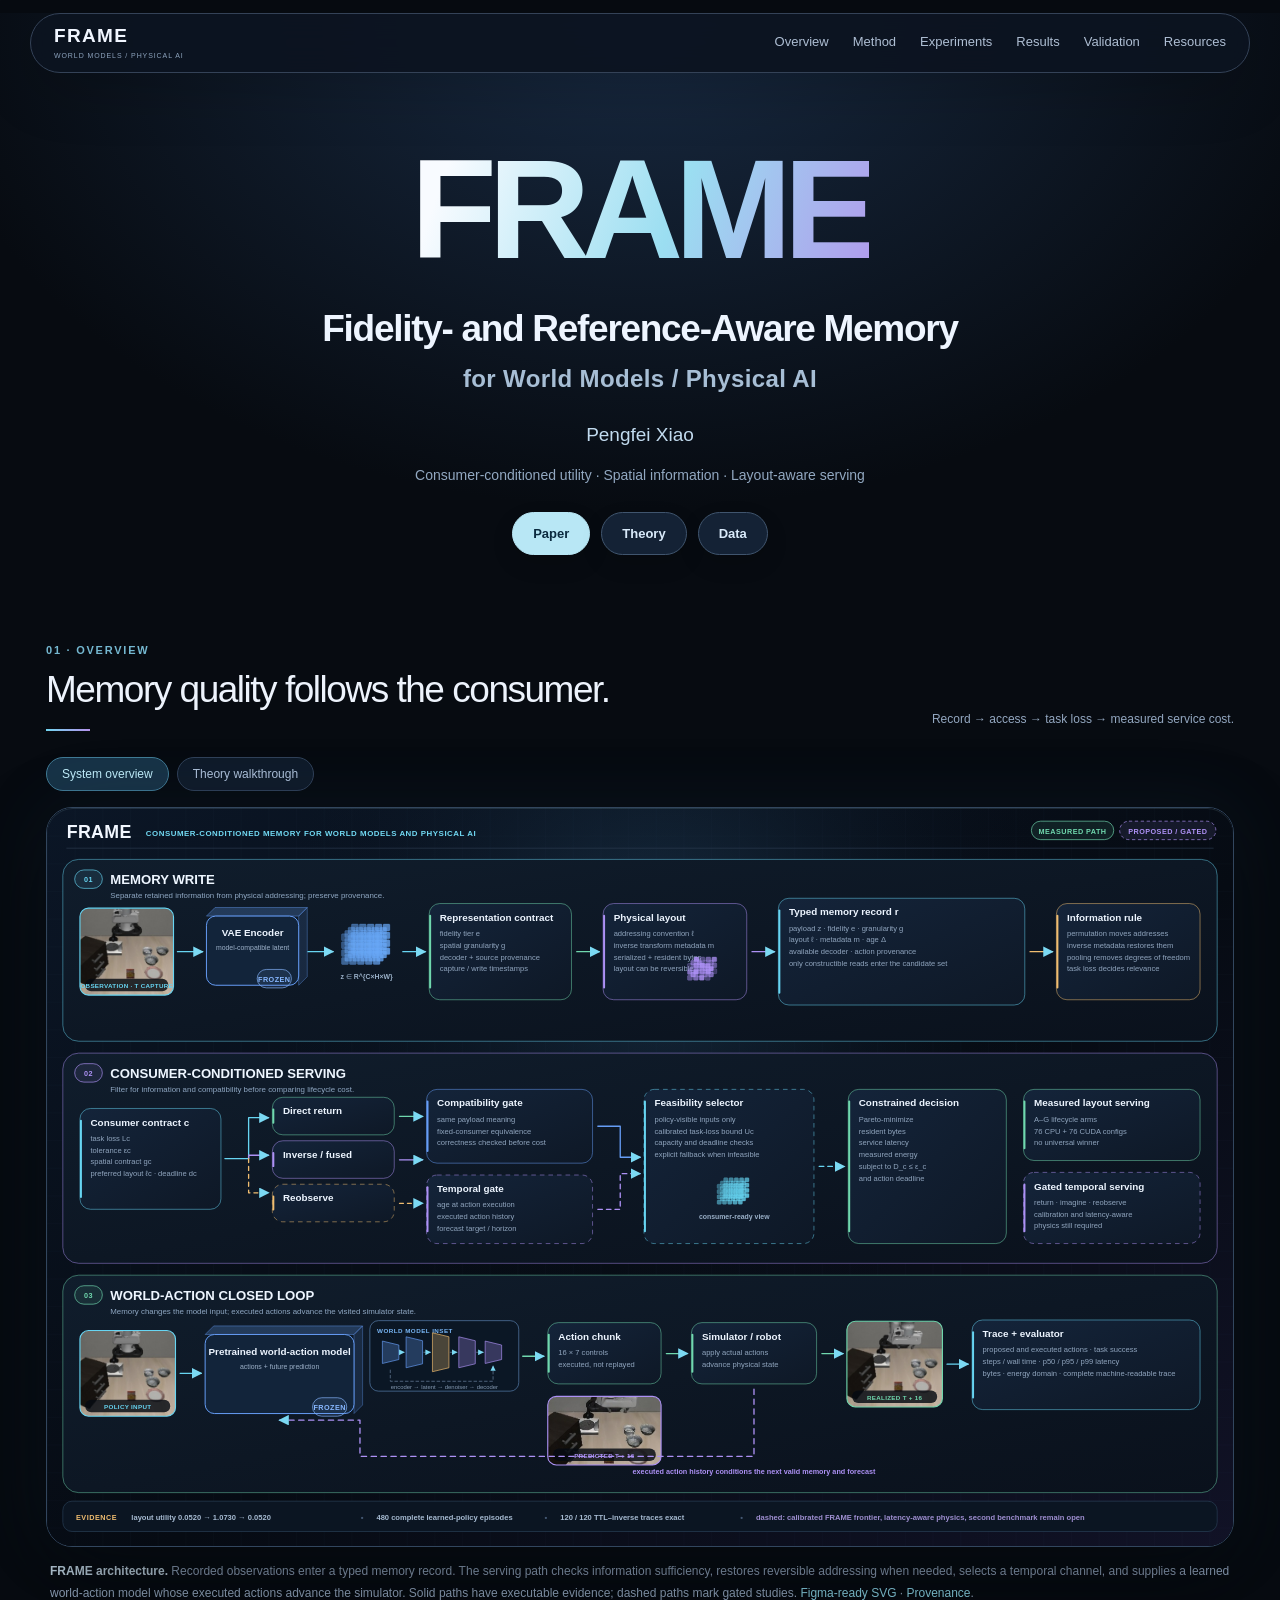
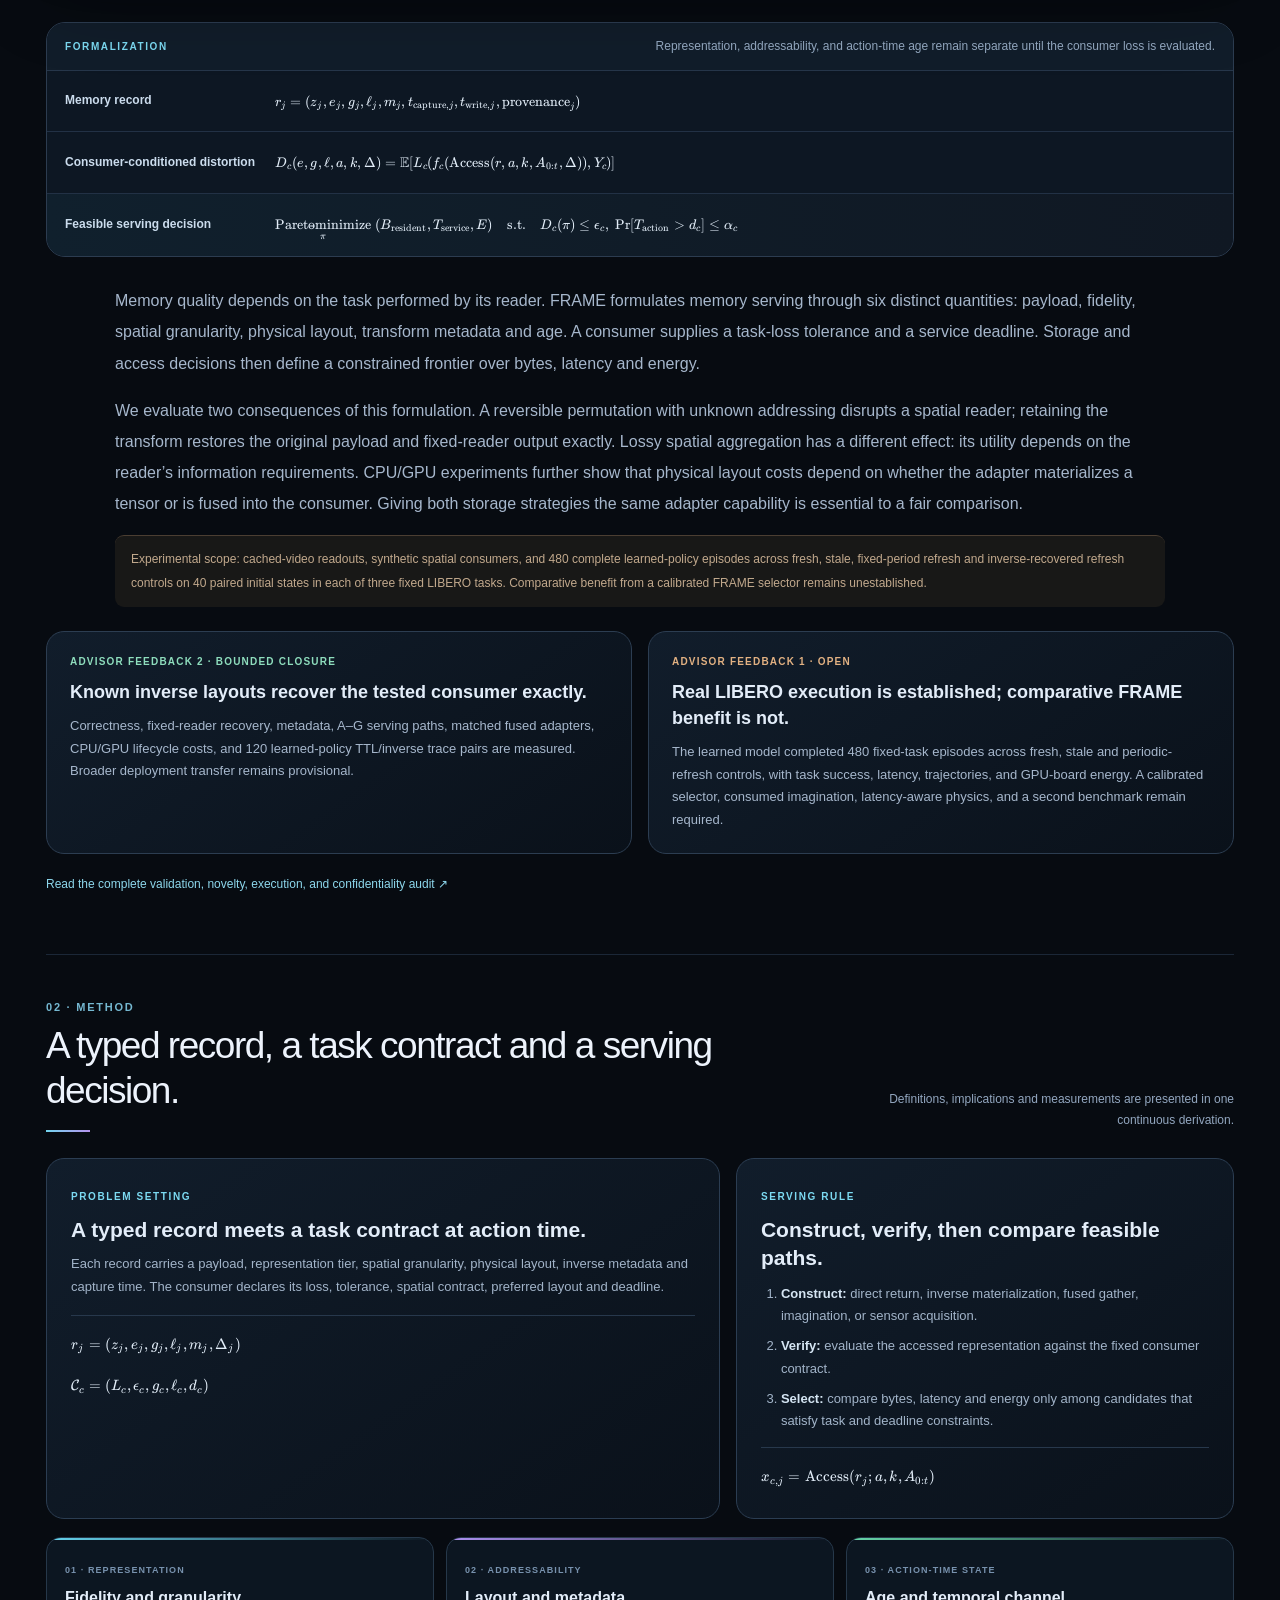
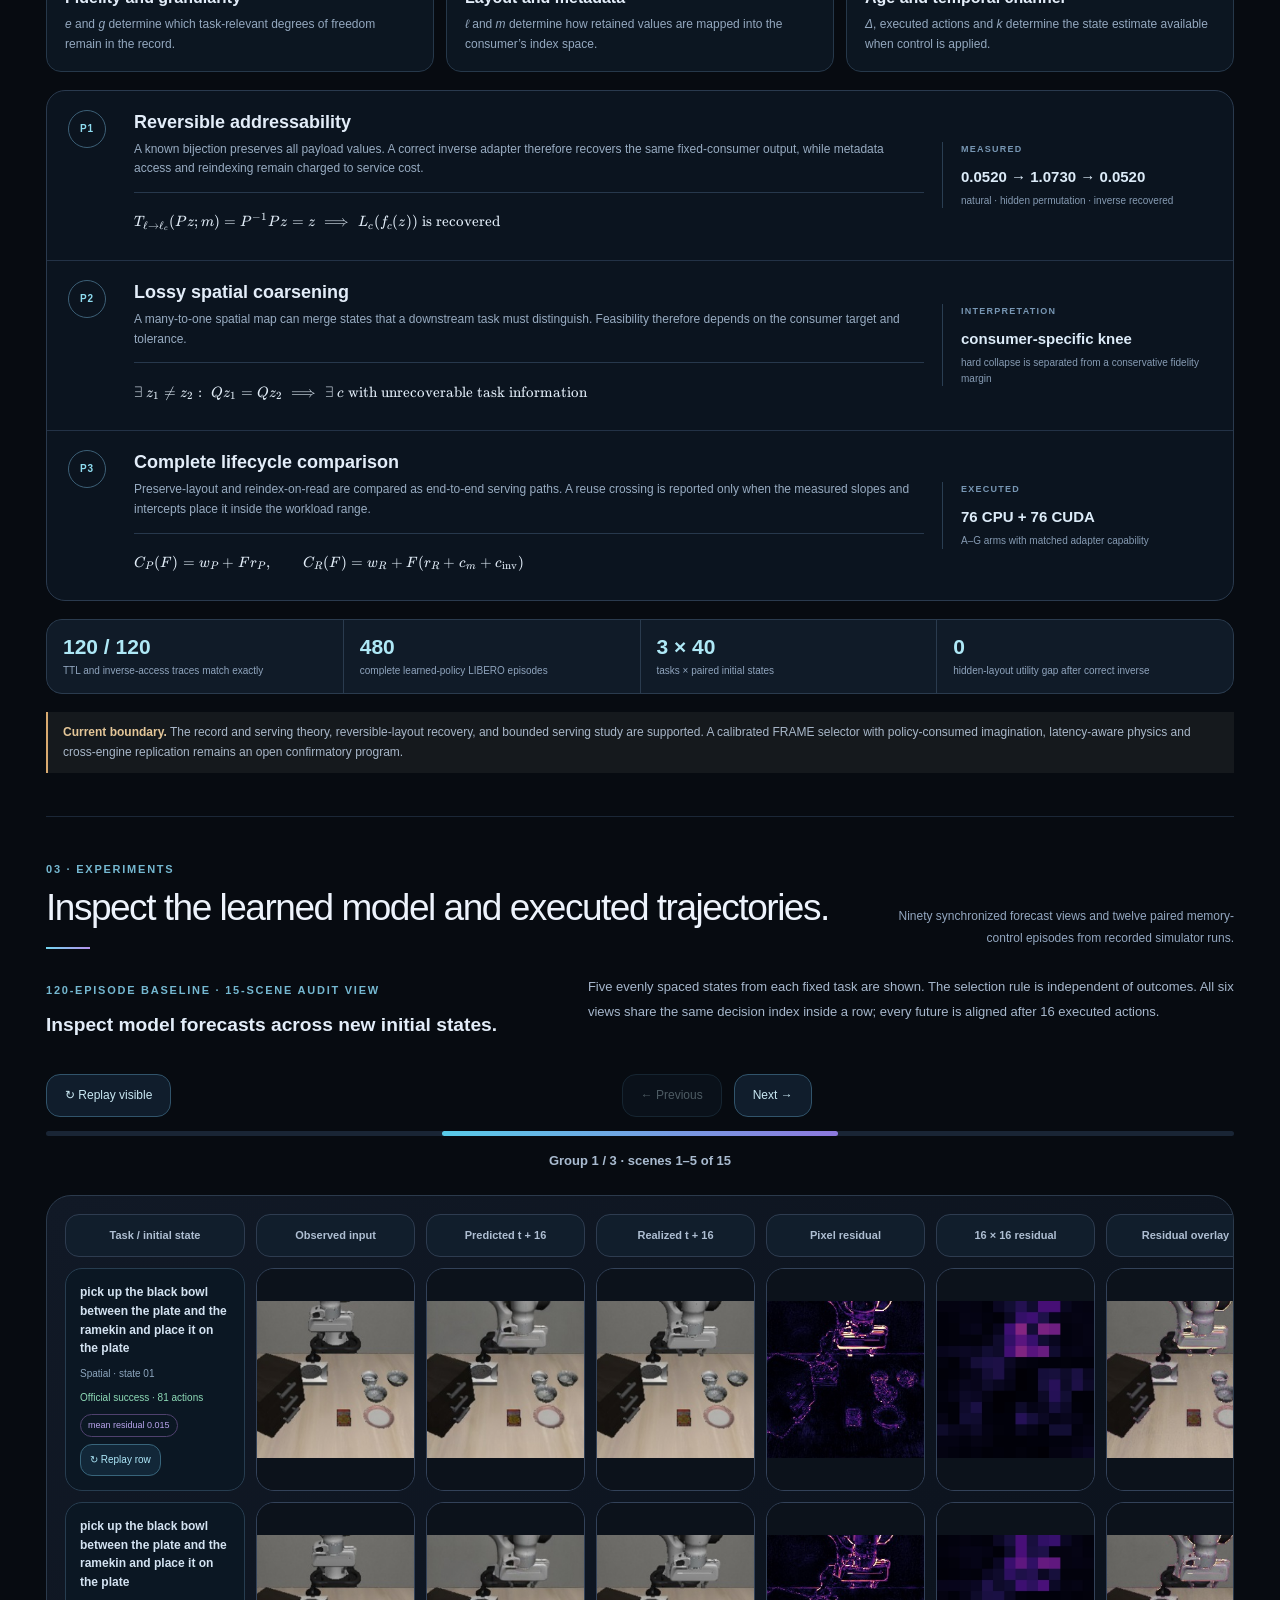
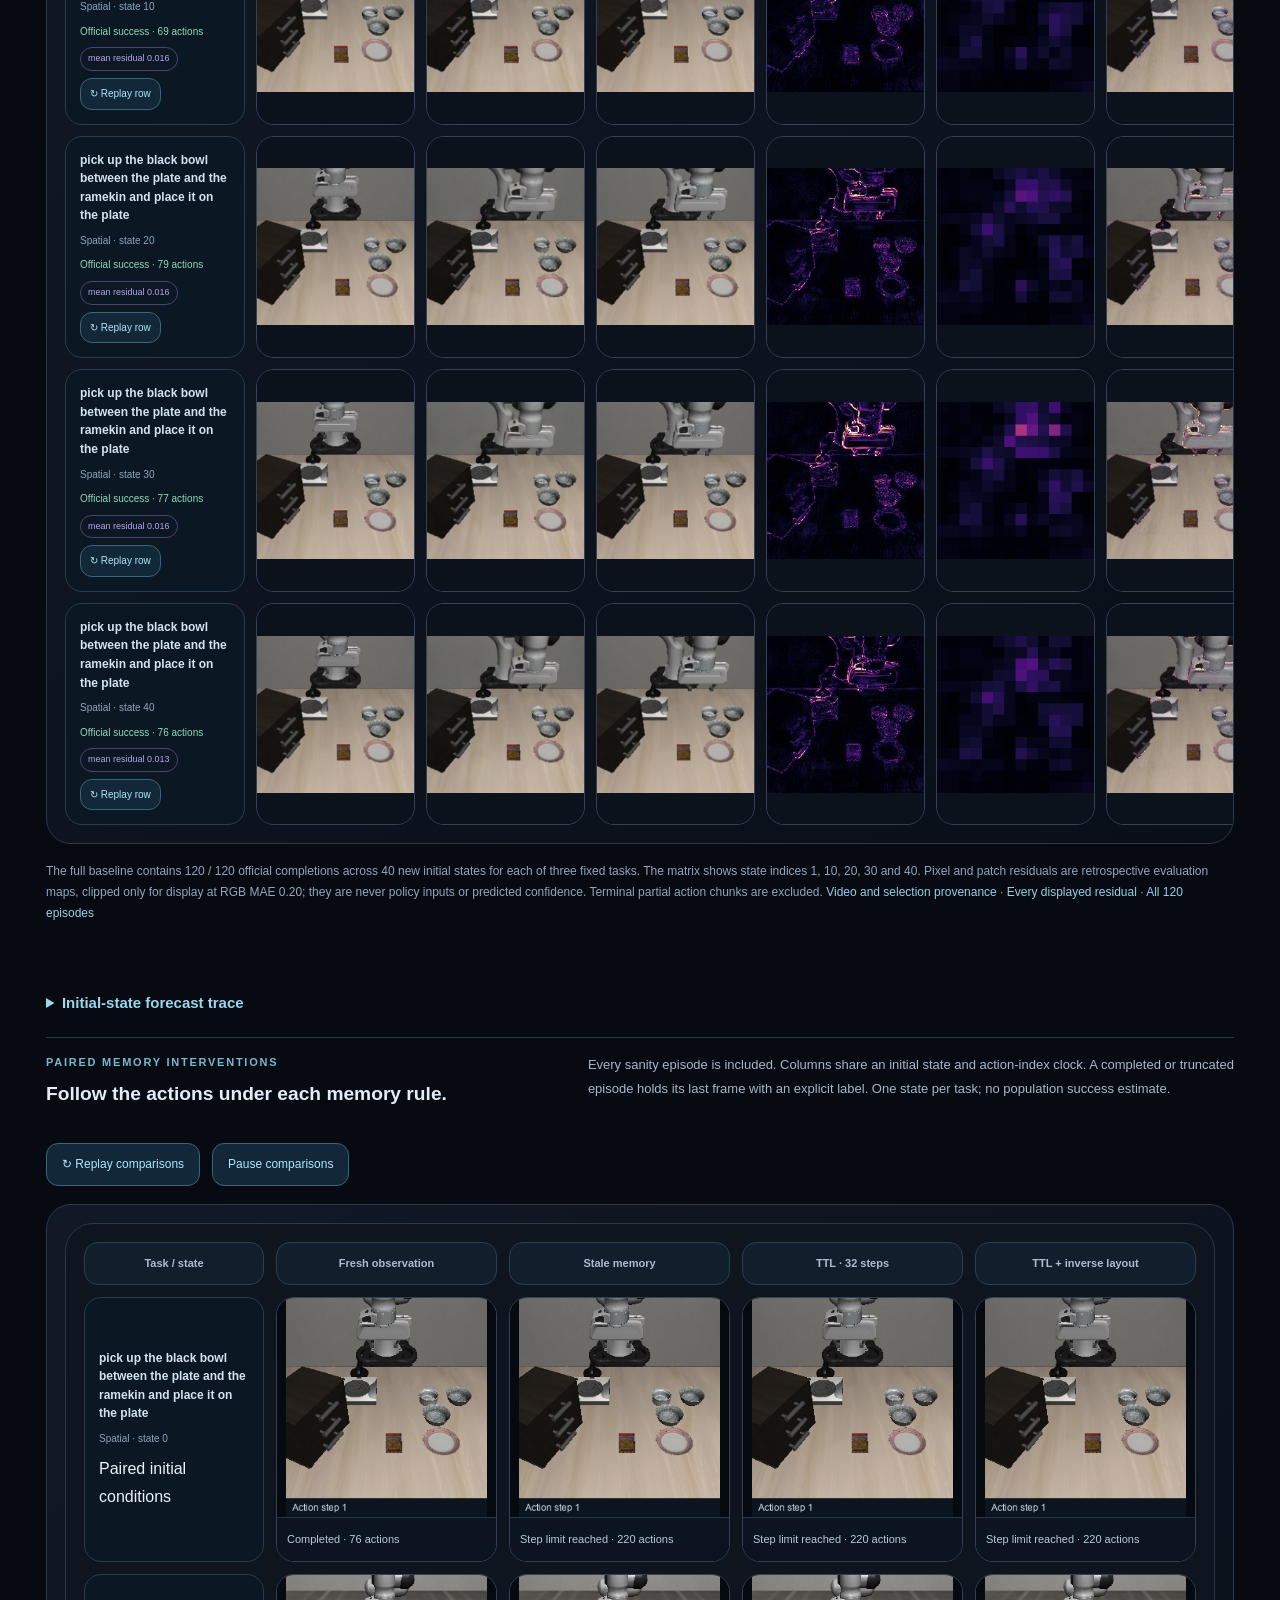
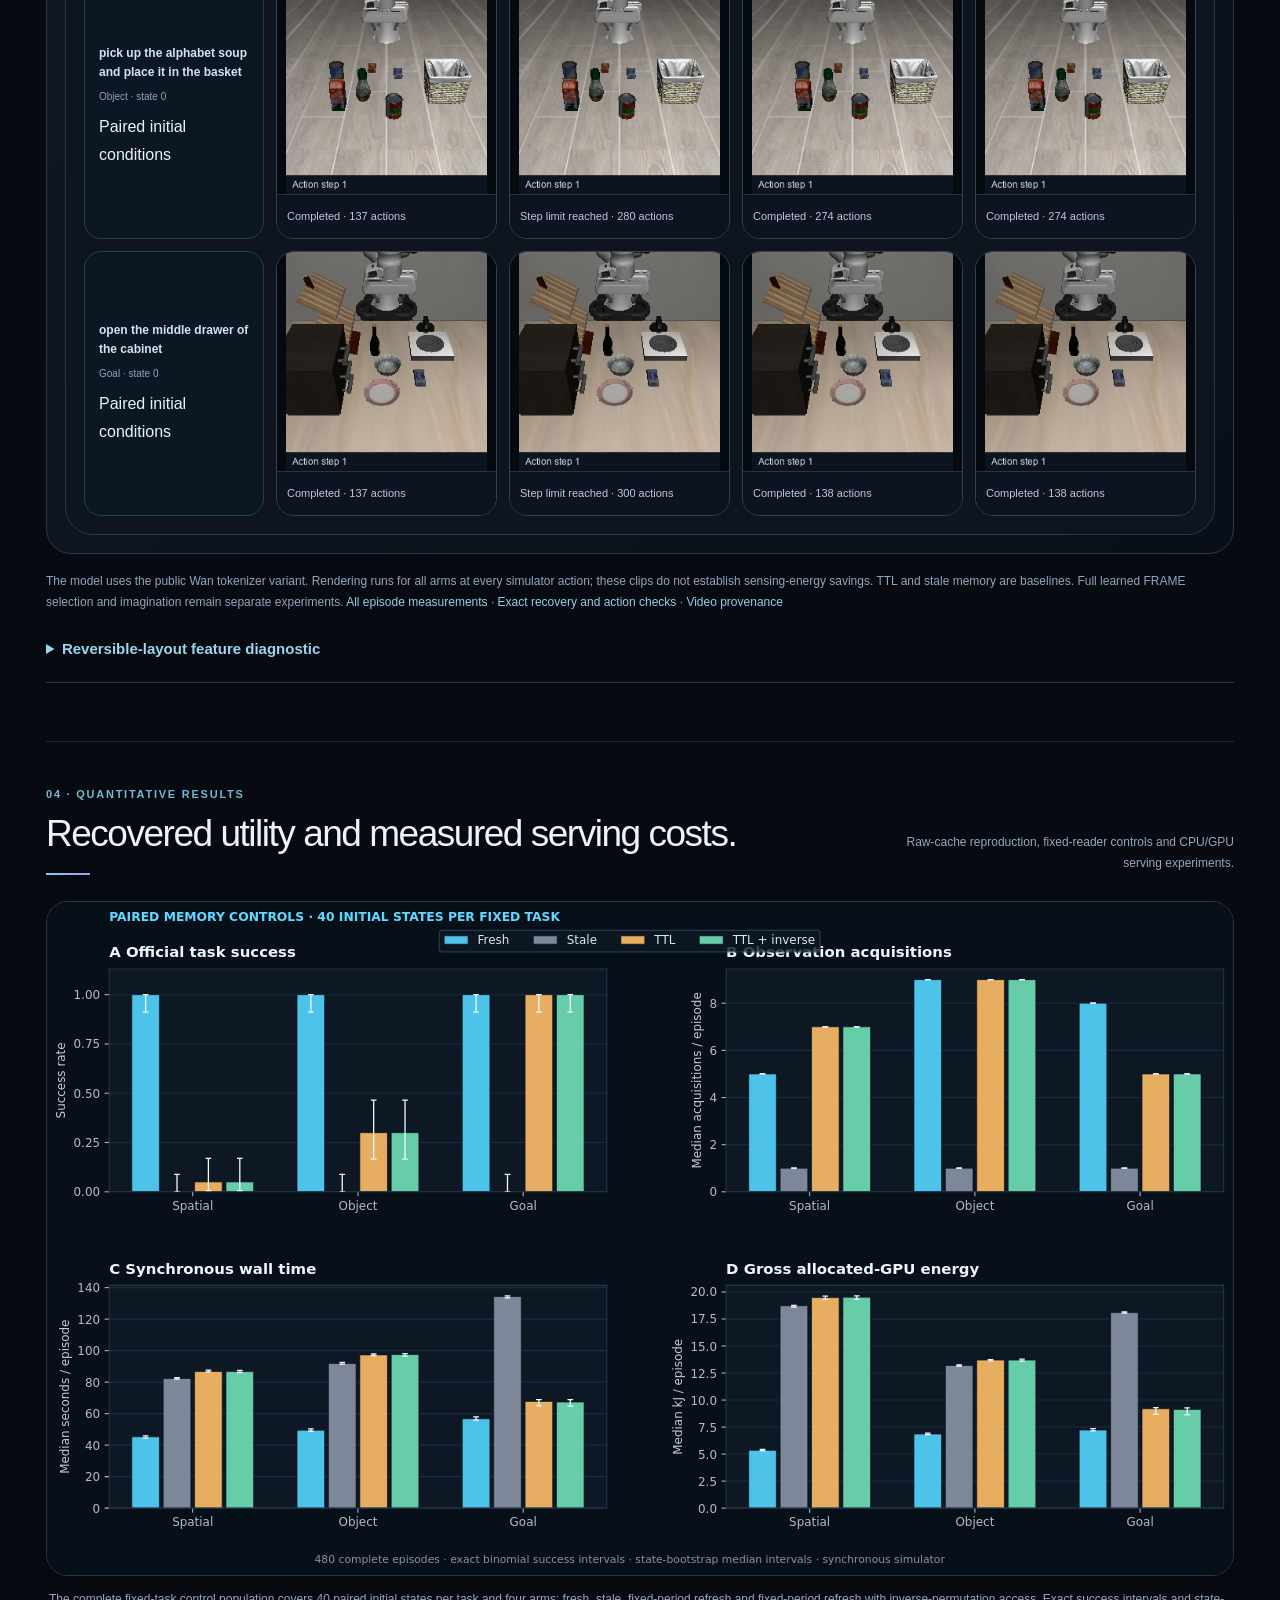
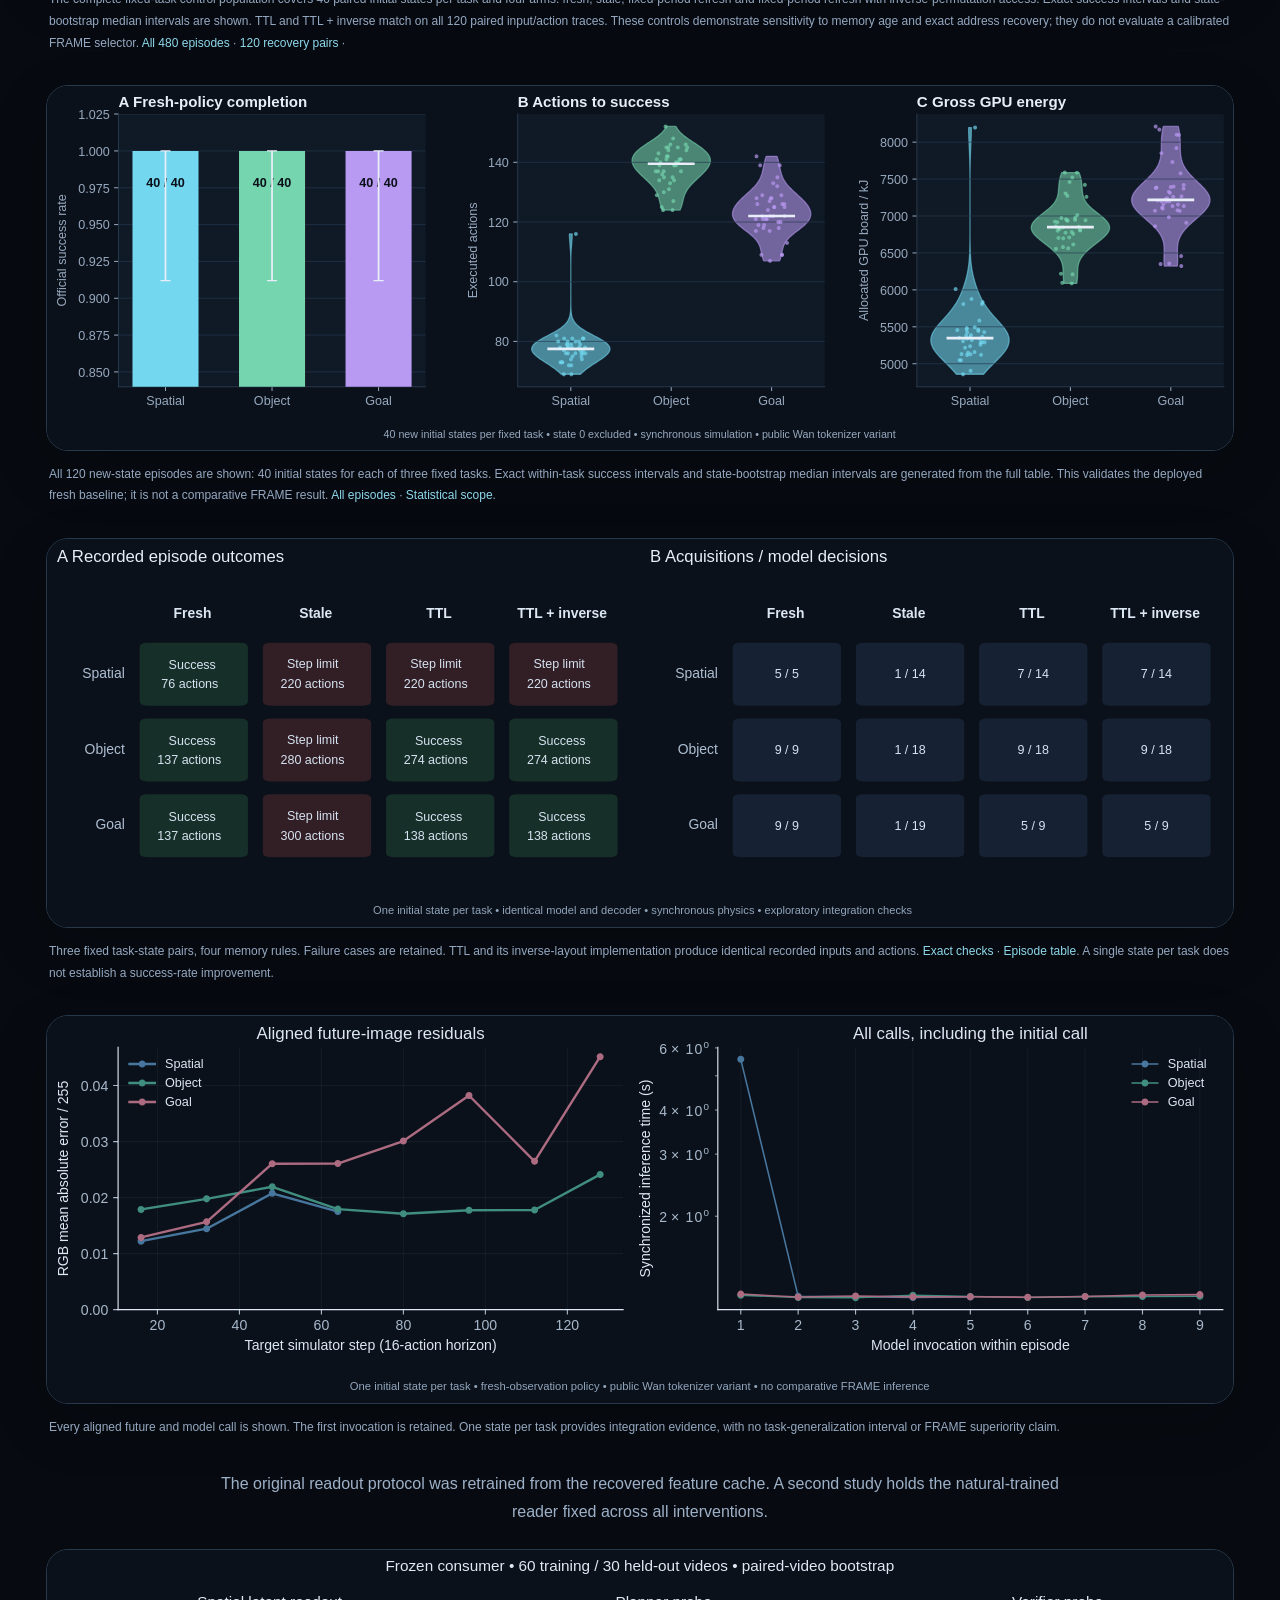
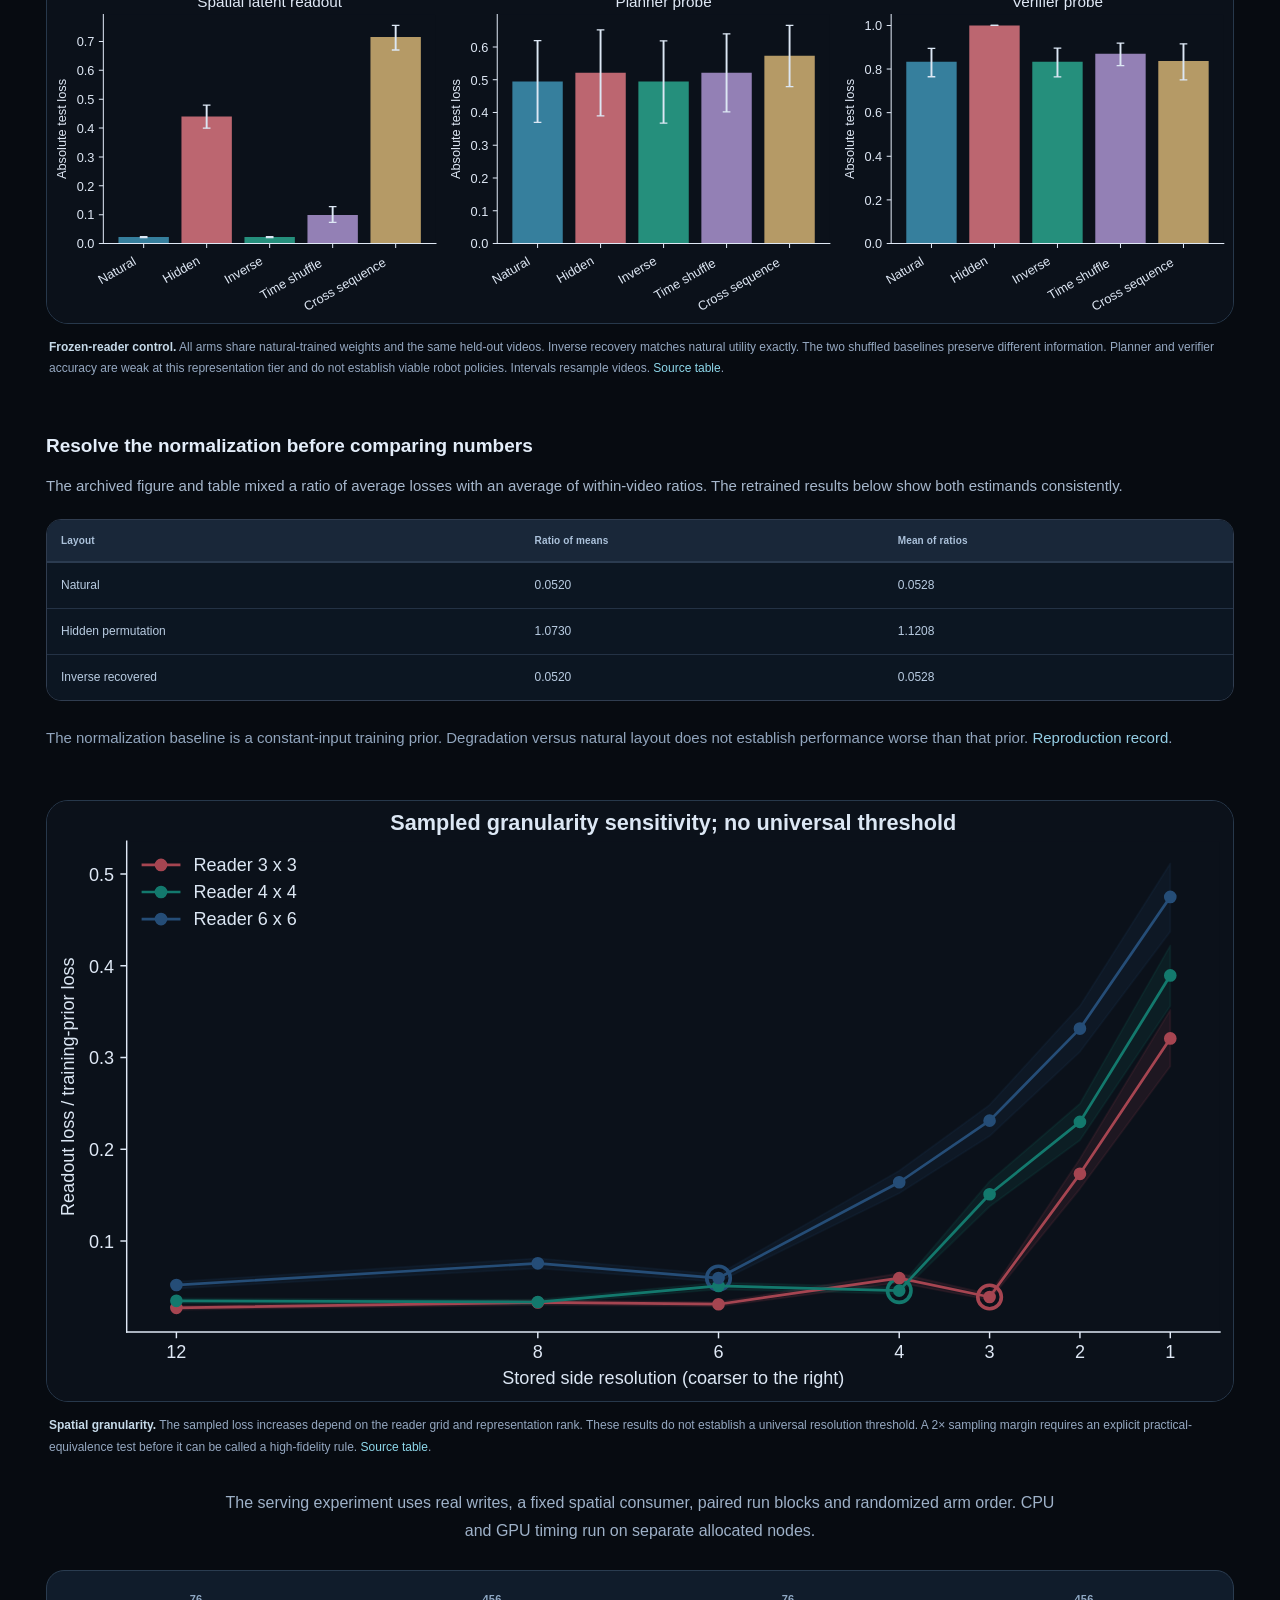
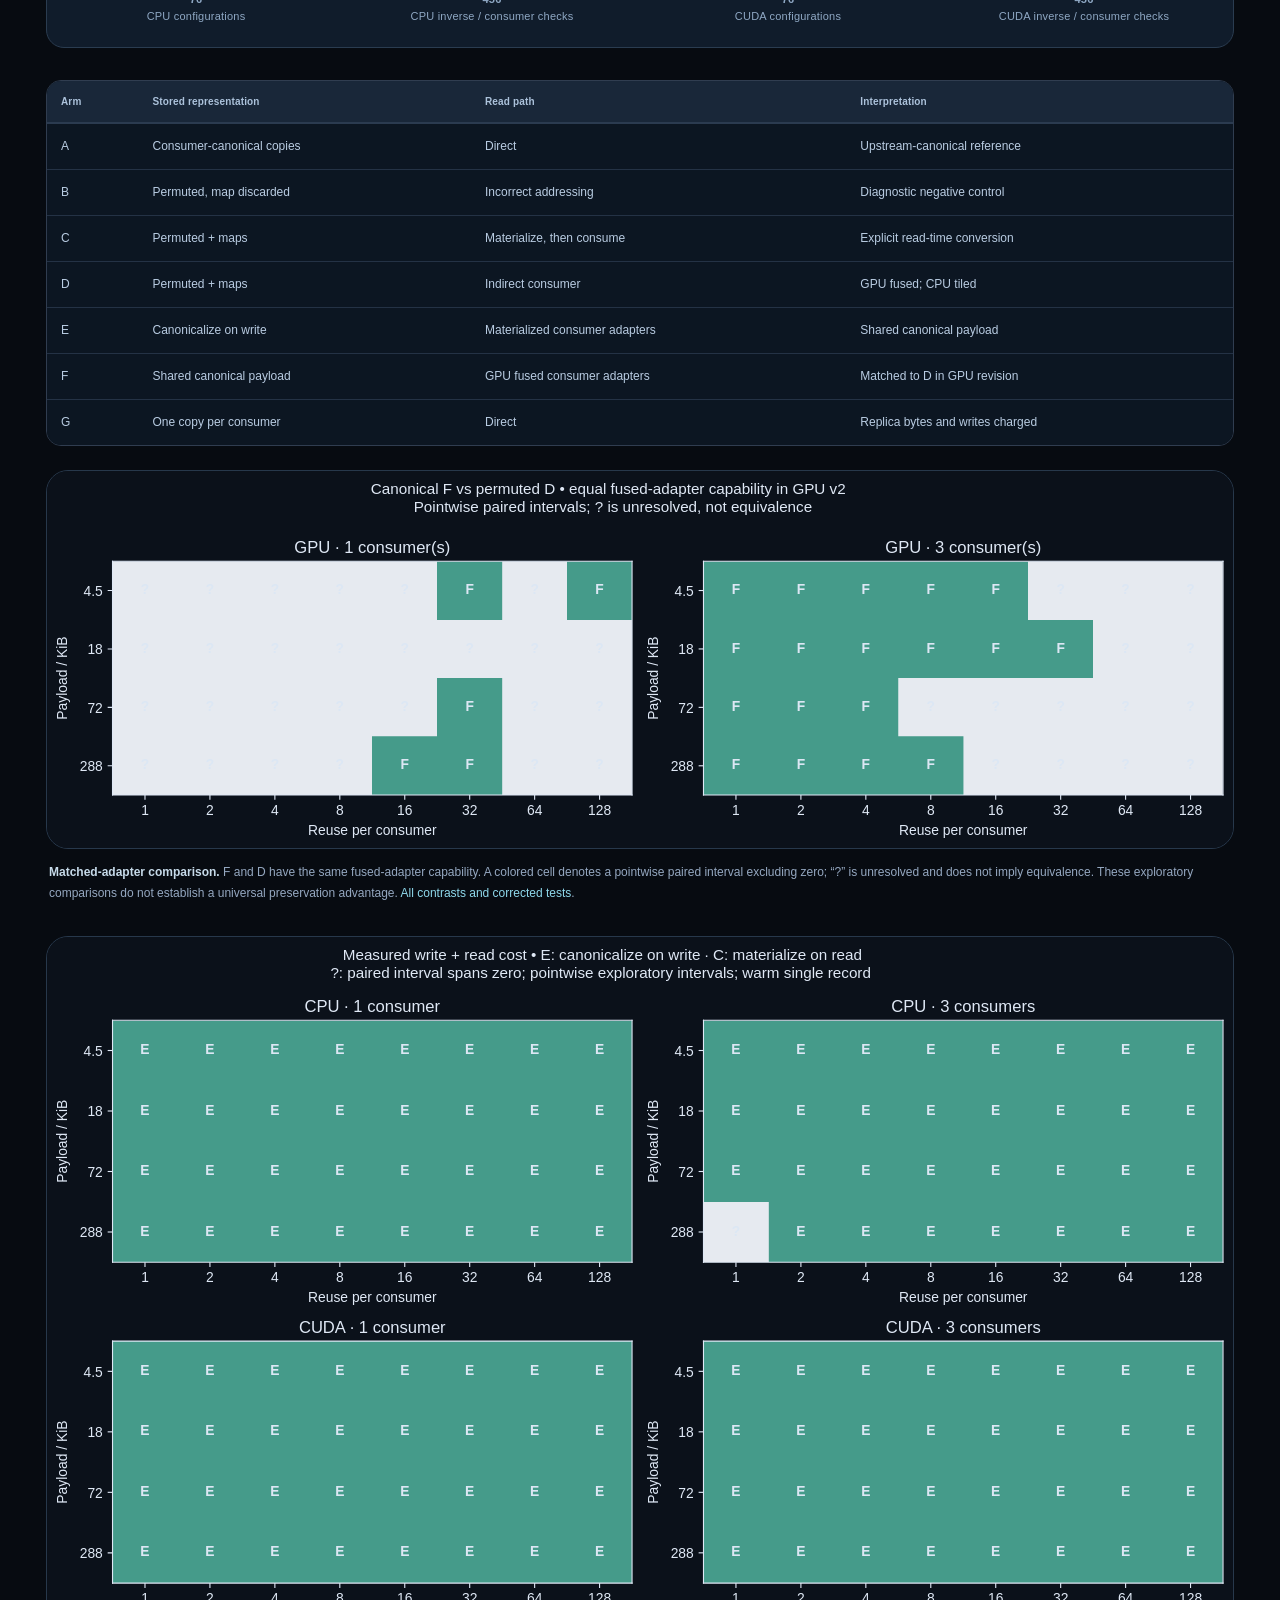
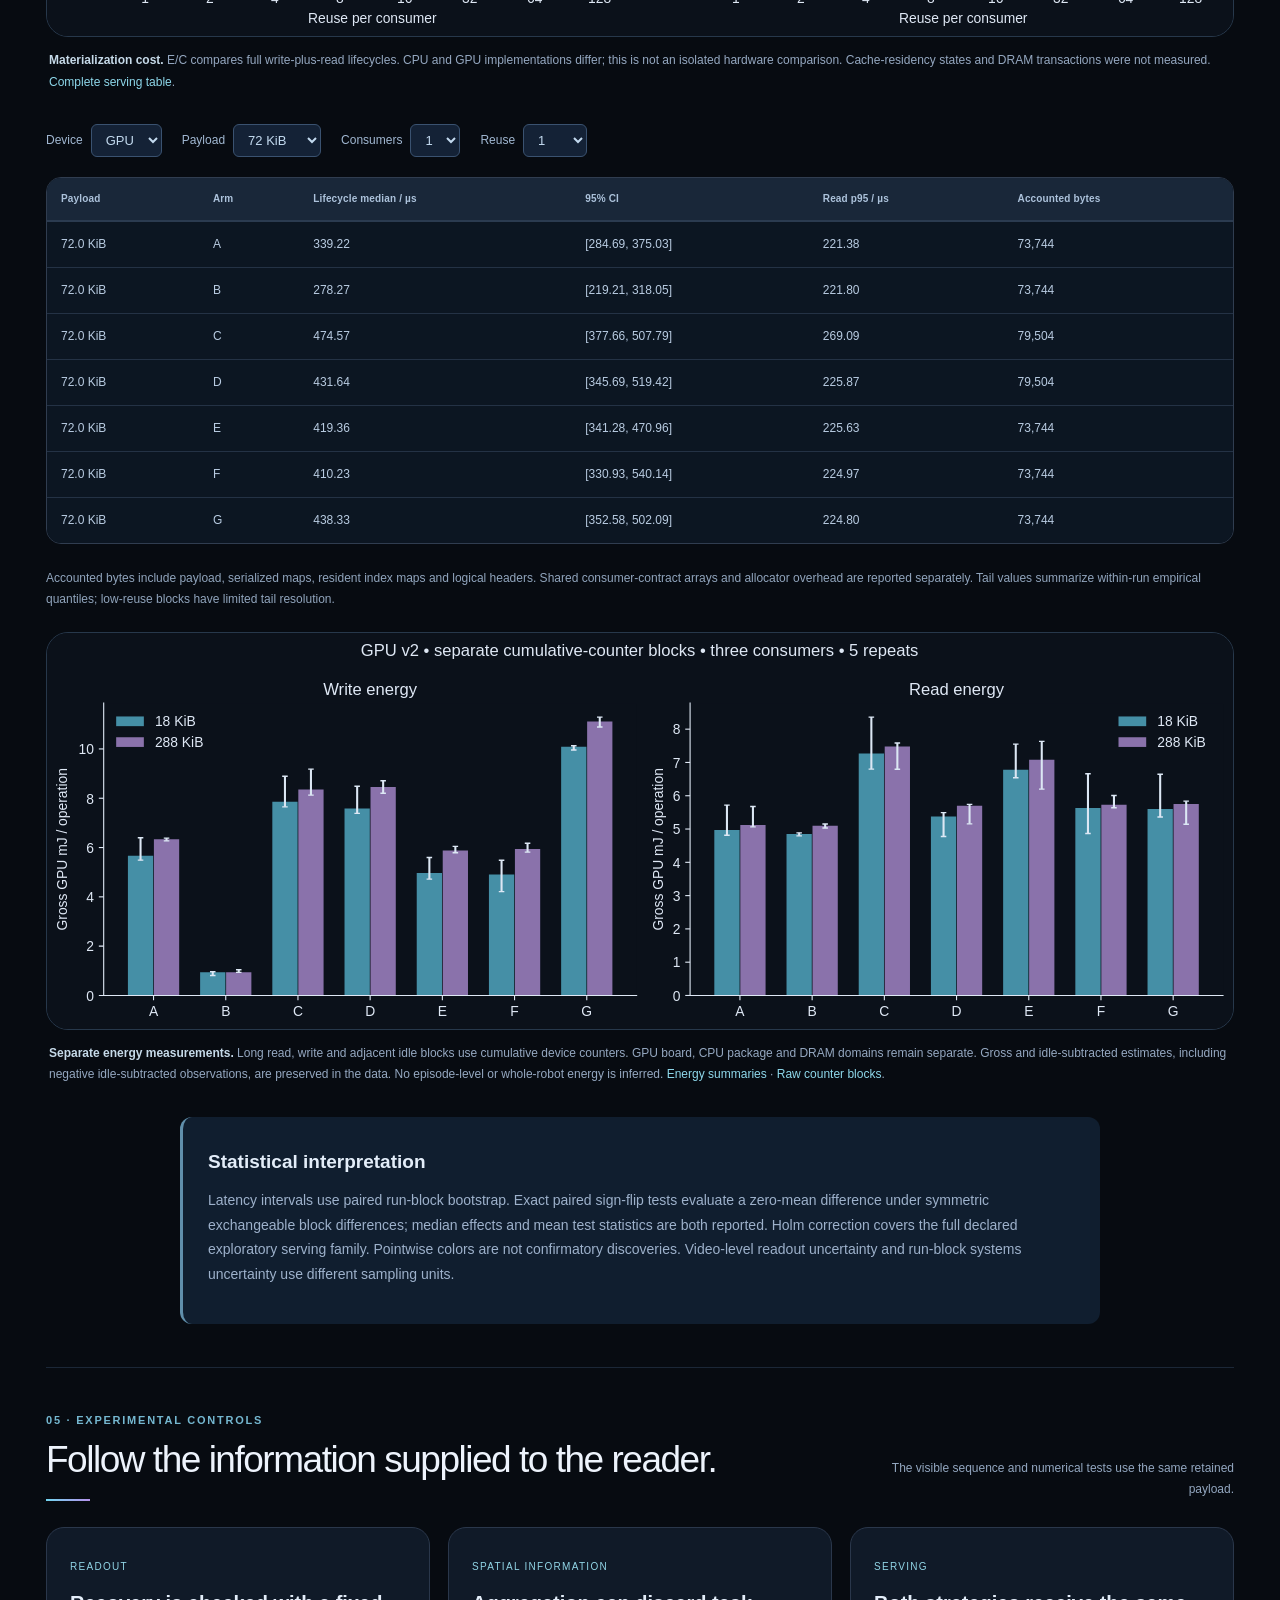
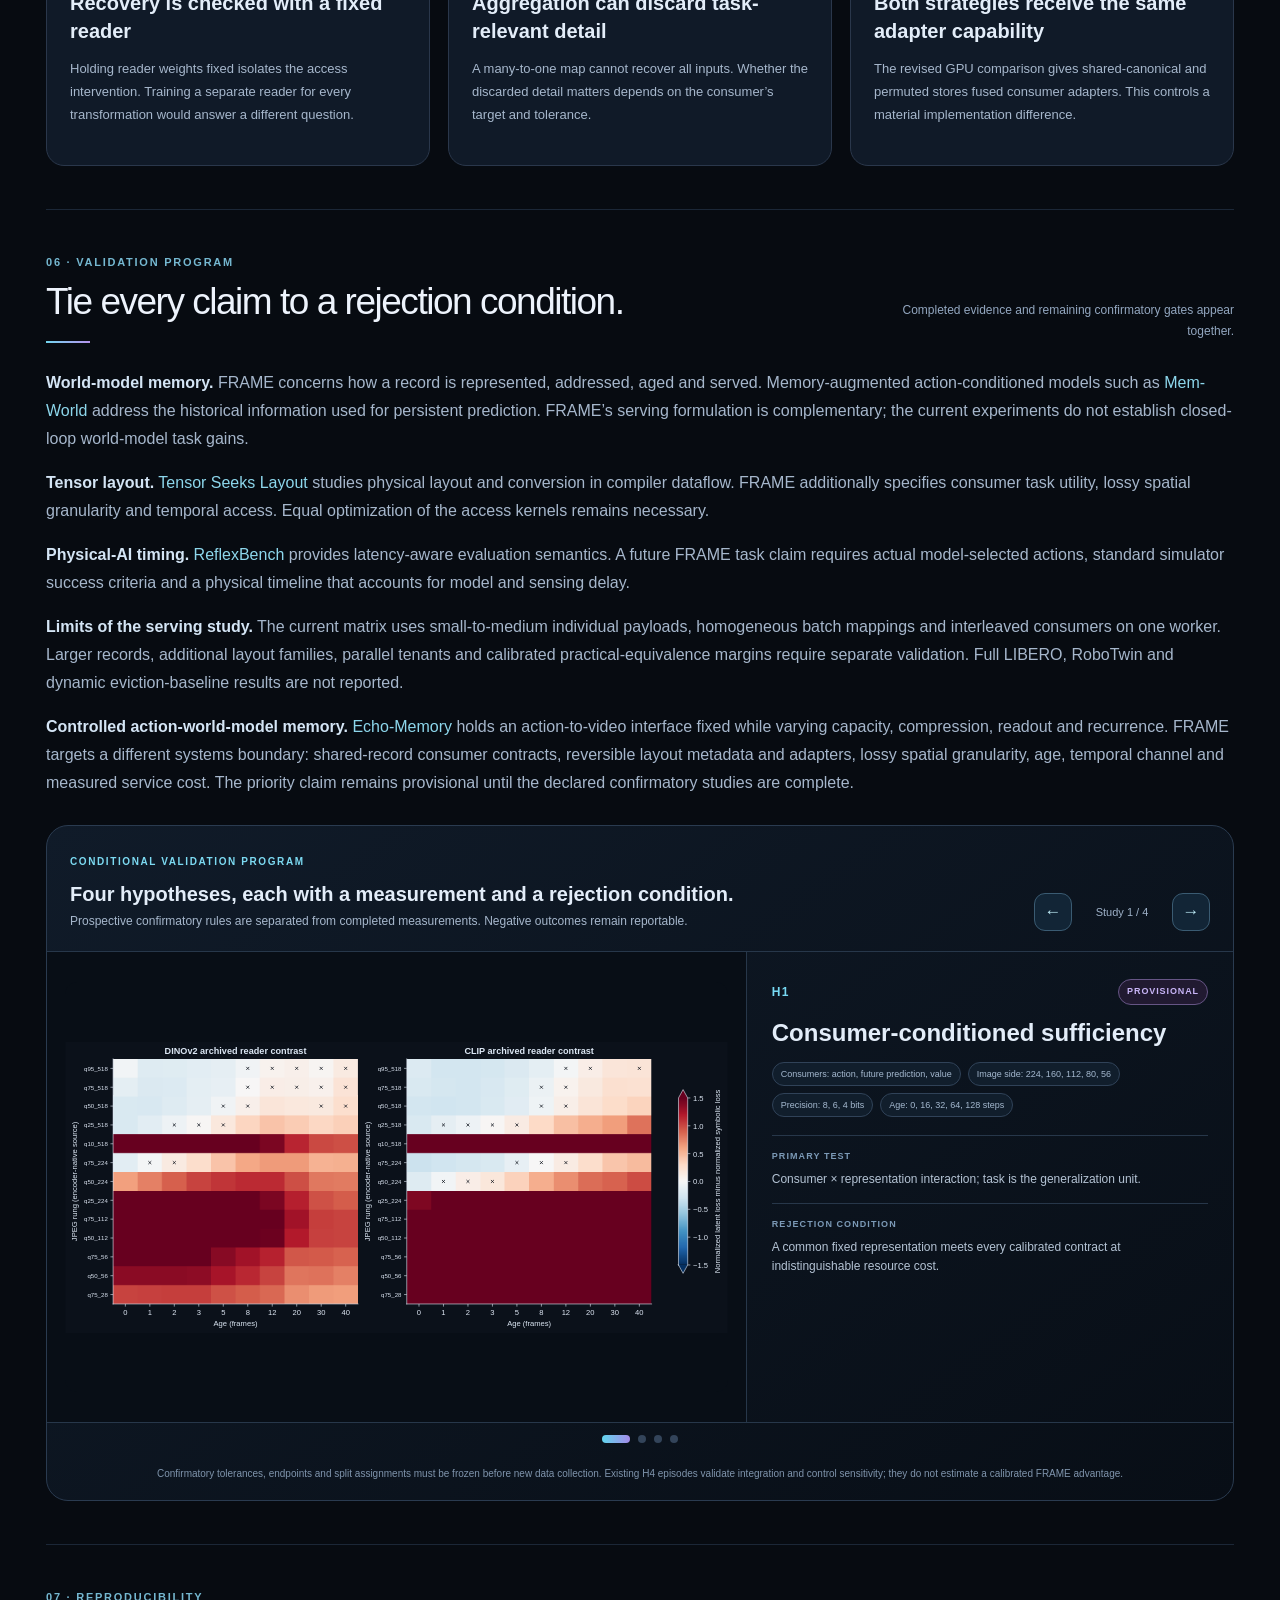
<file: index.html>
<!doctype html>
<html lang="en"><head><meta charset="utf-8"><meta name="viewport" content="width=device-width,initial-scale=1"><title>FRAME | Consumer-Conditioned Memory for World Models</title><meta name="description" content="FRAME formalizes consumer-conditioned memory utility and evaluates fidelity, spatial information and reversible layout serving using reproducible CPU/GPU experiments."><meta name="author" content="Pengfei Xiao"><meta name="citation_author" content="Xiao, Pengfei"><meta name="citation_publication_date" content="2026"><link rel="stylesheet" href="static/css/bulma.min.css"><link rel="stylesheet" href="static/css/template.css"><link rel="stylesheet" href="academic.css"><link rel="stylesheet" href="static/katex/katex.min.css"><link rel="stylesheet" href="confal.css"><meta name="citation_title" content="FRAME: Consumer-Conditioned Memory Serving for World Models and Physical AI"><meta name="citation_pdf_url" content="https://suspectpfx.github.io/frame-world-model-memory/downloads/FRAME_Consumer_Conditioned_Memory_for_World_Models.pdf"></head><body><a class="skip-link" href="#main">Skip to content</a><nav class="research-nav" aria-label="Project navigation"><a class="brand" href="#main">FRAME<span>WORLD MODELS / PHYSICAL AI</span></a><div><a href="#overview">Overview</a><a href="#method">Method</a><a href="#visualization">Experiments</a><a href="#results">Results</a><a href="#theory">Validation</a><a href="#resources">Resources</a></div></nav><main id="main"><section class="hero"><div class="hero-body"><div class="container is-max-desktop has-text-centered"><h1 class="title is-1 publication-title"><span class="frame-word">FRAME</span><br>Fidelity- and Reference-Aware Memory<br><span class="title-subline">for World Models / Physical AI</span></h1><div class="publication-authors">Pengfei Xiao</div><p class="research-line">Consumer-conditioned utility · Spatial information · Layout-aware serving</p><div class="publication-links"><a class="button is-dark is-rounded" href="downloads/FRAME_Consumer_Conditioned_Memory_for_World_Models.pdf" target="_blank">Paper</a><a class="button is-dark is-rounded" href="reports/THEORY_REVISED.md">Theory</a><a class="button is-dark is-rounded" href="data/layout_server.csv" download>Data</a></div></div></div></section><section class="research-section" id="overview"><div class="section-heading"><div><div class="kicker">01 · Overview</div><h2>Memory quality follows the consumer.</h2></div><p>Record → access → task loss → measured service cost.</p></div><div class="overview-tabs" role="group" aria-label="Overview display"><button type="button" data-overview="diagram" aria-pressed="true">System overview</button><button type="button" data-overview="video" aria-pressed="false">Theory walkthrough</button></div><div id="overview-diagram"><figure class="publication-pipeline"><div class="pipeline-surface"><img src="figures/fig_frame_publication_pipeline.svg?v=20260908final2" alt="FRAME publication pipeline showing typed memory write, consumer-conditioned serving, and closed-loop world-action execution" fetchpriority="high"></div><figcaption><b>FRAME architecture.</b> Recorded observations enter a typed memory record. The serving path checks information sufficiency, restores reversible addressing when needed, selects a temporal channel, and supplies a learned world-action model whose executed actions advance the simulator. Solid paths have executable evidence; dashed paths mark gated studies. <a href="downloads/FRAME_publication_pipeline_Figma.svg" download>Figma-ready SVG</a> · <a href="figures/fig_frame_publication_pipeline.provenance.json">Provenance</a>.</figcaption></figure><div class="formalization" aria-label="FRAME mathematical formulation"><div class="formalization-title"><span>FORMALIZATION</span><p>Representation, addressability, and action-time age remain separate until the consumer loss is evaluated.</p></div><div class="formula-row"><b>Memory record</b><div data-frame-math="record"></div></div><div class="formula-row"><b>Consumer-conditioned distortion</b><div data-frame-math="distortion"></div></div><div class="formula-row formula-objective"><b>Feasible serving decision</b><div data-frame-math="decision"></div></div></div></div><div id="overview-video" hidden><video controls muted playsinline preload="metadata" poster="media/theory-poster.jpg?v=20260908final" src="media/theory-overview.mp4?v=20260908final" aria-label="Thirty-four-second animated FRAME architecture and evidence walkthrough"></video><p class="media-caption">Continuous architecture film with recorded learned-policy observations, predictions, realized futures and residuals · <a href="media/theory-provenance.json">Provenance</a>. Experimental episode matrices appear below.</p></div><div class="content abstract-copy"><p>Memory quality depends on the task performed by its reader. FRAME formulates memory serving through six distinct quantities: payload, fidelity, spatial granularity, physical layout, transform metadata and age. A consumer supplies a task-loss tolerance and a service deadline. Storage and access decisions then define a constrained frontier over bytes, latency and energy.</p><p>We evaluate two consequences of this formulation. A reversible permutation with unknown addressing disrupts a spatial reader; retaining the transform restores the original payload and fixed-reader output exactly. Lossy spatial aggregation has a different effect: its utility depends on the reader’s information requirements. CPU/GPU experiments further show that physical layout costs depend on whether the adapter materializes a tensor or is fused into the consumer. Giving both storage strategies the same adapter capability is essential to a fair comparison.</p><p class="scope">Experimental scope: cached-video readouts, synthetic spatial consumers, and 480 complete learned-policy episodes across fresh, stale, fixed-period refresh and inverse-recovered refresh controls on 40 paired initial states in each of three fixed LIBERO tasks. Comparative benefit from a calibrated FRAME selector remains unestablished.</p></div><div class="closure-grid"><article class="closure-bounded"><span>ADVISOR FEEDBACK 2 · BOUNDED CLOSURE</span><h3>Known inverse layouts recover the tested consumer exactly.</h3><p>Correctness, fixed-reader recovery, metadata, A–G serving paths, matched fused adapters, CPU/GPU lifecycle costs, and 120 learned-policy TTL/inverse trace pairs are measured. Broader deployment transfer remains provisional.</p></article><article class="closure-open"><span>ADVISOR FEEDBACK 1 · OPEN</span><h3>Real LIBERO execution is established; comparative FRAME benefit is not.</h3><p>The learned model completed 480 fixed-task episodes across fresh, stale and periodic-refresh controls, with task success, latency, trajectories, and GPU-board energy. A calibrated selector, consumed imagination, latency-aware physics, and a second benchmark remain required.</p></article></div><p class="validation-link"><a href="reports/VALIDATION_AUDIT.md">Read the complete validation, novelty, execution, and confidentiality audit ↗</a></p></section><section class="research-section" id="method"><div class="section-heading"><div><div class="kicker">02 · Method</div><h2>A typed record, a task contract and a serving decision.</h2></div><p>Definitions, implications and measurements are presented in one continuous derivation.</p></div><div class="method-paper">
<div class="method-opening">
  <article class="definition-panel"><span class="paper-label">PROBLEM SETTING</span><h3>A typed record meets a task contract at action time.</h3><p>Each record carries a payload, representation tier, spatial granularity, physical layout, inverse metadata and capture time. The consumer declares its loss, tolerance, spatial contract, preferred layout and deadline.</p><div class="method-formula" data-frame-math="record_compact"></div><div class="method-formula secondary" data-frame-math="contract"></div></article>
  <article class="decision-panel"><span class="paper-label">SERVING RULE</span><h3>Construct, verify, then compare feasible paths.</h3><ol><li><b>Construct:</b> direct return, inverse materialization, fused gather, imagination, or sensor acquisition.</li><li><b>Verify:</b> evaluate the accessed representation against the fixed consumer contract.</li><li><b>Select:</b> compare bytes, latency and energy only among candidates that satisfy task and deadline constraints.</li></ol><div class="method-formula" data-frame-math="access"></div></article>
</div>
<div class="axis-grid" aria-label="Three independent FRAME axes">
  <article><span>01 · REPRESENTATION</span><h3>Fidelity and granularity</h3><p><i>e</i> and <i>g</i> determine which task-relevant degrees of freedom remain in the record.</p></article>
  <article><span>02 · ADDRESSABILITY</span><h3>Layout and metadata</h3><p><i>ℓ</i> and <i>m</i> determine how retained values are mapped into the consumer’s index space.</p></article>
  <article><span>03 · ACTION-TIME STATE</span><h3>Age and temporal channel</h3><p><i>Δ</i>, executed actions and <i>k</i> determine the state estimate available when control is applied.</p></article>
</div>
<div class="proposition-list">
  <article><div class="proposition-index">P1</div><div><h3>Reversible addressability</h3><p>A known bijection preserves all payload values. A correct inverse adapter therefore recovers the same fixed-consumer output, while metadata access and reindexing remain charged to service cost.</p><div class="method-formula" data-frame-math="inverse"></div></div><aside><b>MEASURED</b><strong>0.0520 → 1.0730 → 0.0520</strong><span>natural · hidden permutation · inverse recovered</span></aside></article>
  <article><div class="proposition-index">P2</div><div><h3>Lossy spatial coarsening</h3><p>A many-to-one spatial map can merge states that a downstream task must distinguish. Feasibility therefore depends on the consumer target and tolerance.</p><div class="method-formula" data-frame-math="lossy"></div></div><aside><b>INTERPRETATION</b><strong>consumer-specific knee</strong><span>hard collapse is separated from a conservative fidelity margin</span></aside></article>
  <article><div class="proposition-index">P3</div><div><h3>Complete lifecycle comparison</h3><p>Preserve-layout and reindex-on-read are compared as end-to-end serving paths. A reuse crossing is reported only when the measured slopes and intercepts place it inside the workload range.</p><div class="method-formula" data-frame-math="lifecycle"></div></div><aside><b>EXECUTED</b><strong>76 CPU + 76 CUDA</strong><span>A–G arms with matched adapter capability</span></aside></article>
</div>
<div class="method-evidence"><div><b>120 / 120</b><span>TTL and inverse-access traces match exactly</span></div><div><b>480</b><span>complete learned-policy LIBERO episodes</span></div><div><b>3 × 40</b><span>tasks × paired initial states</span></div><div><b>0</b><span>hidden-layout utility gap after correct inverse</span></div></div>
<p class="method-boundary"><b>Current boundary.</b> The record and serving theory, reversible-layout recovery, and bounded serving study are supported. A calibrated FRAME selector with policy-consumed imagination, latency-aware physics and cross-engine replication remains an open confirmatory program.</p>
</div></section><section class="research-section" id="visualization"><div class="section-heading"><div><div class="kicker">03 · Experiments</div><h2>Inspect the learned model and executed trajectories.</h2></div><p>Ninety synchronized forecast views and twelve paired memory-control episodes from recorded simulator runs.</p></div><div class="expanded-gallery"><div class="wm-intro"><div><span class="kicker">120-EPISODE BASELINE · 15-SCENE AUDIT VIEW</span><h3>Inspect model forecasts across new initial states.</h3></div><p>Five evenly spaced states from each fixed task are shown. The selection rule is independent of outcomes. All six views share the same decision index inside a row; every future is aligned after 16 executed actions.</p></div><div class="gallery-nav"><button type="button" id="eg-replay">↻ Replay visible</button><div><button type="button" id="eg-prev">← Previous</button><button type="button" id="eg-next">Next →</button></div><div class="gallery-track"><i id="eg-progress"></i></div><strong id="eg-status">Group 1 / 3 · scenes 1–5 of 15</strong></div><div class="wm-scroll"><div class="wm-matrix expanded-matrix"><div class="wm-heading">Task / initial state</div><div class="wm-heading">Observed input</div><div class="wm-heading">Predicted t + 16</div><div class="wm-heading">Realized t + 16</div><div class="wm-heading">Pixel residual</div><div class="wm-heading">16 × 16 residual</div><div class="wm-heading">Residual overlay</div><div class="wm-row eg-row" data-group="0"><div class="wm-task"><b>pick up the black bowl between the plate and the ramekin and place it on the plate</b><small>Spatial · state 01</small><span class="wm-outcome">Official success · 81 actions</span><span class="metric-chip">mean residual 0.015</span><button type="button" class="wm-replay-row">↻ Replay row</button></div><div class="wm-cell"><video muted playsinline loop preload="metadata" poster="media/expanded-world-model/libero_spatial_state_001_observation.jpg" src="media/expanded-world-model/libero_spatial_state_001_observation.mp4" aria-label="libero_spatial_state_001: Observed input"></video></div><div class="wm-cell"><video muted playsinline loop preload="metadata" poster="media/expanded-world-model/libero_spatial_state_001_prediction.jpg" src="media/expanded-world-model/libero_spatial_state_001_prediction.mp4" aria-label="libero_spatial_state_001: Predicted t + 16"></video></div><div class="wm-cell"><video muted playsinline loop preload="metadata" poster="media/expanded-world-model/libero_spatial_state_001_realized.jpg" src="media/expanded-world-model/libero_spatial_state_001_realized.mp4" aria-label="libero_spatial_state_001: Realized t + 16"></video></div><div class="wm-cell"><video muted playsinline loop preload="metadata" poster="media/expanded-world-model/libero_spatial_state_001_pixel_error.jpg" src="media/expanded-world-model/libero_spatial_state_001_pixel_error.mp4" aria-label="libero_spatial_state_001: Pixel residual"></video></div><div class="wm-cell"><video muted playsinline loop preload="metadata" poster="media/expanded-world-model/libero_spatial_state_001_patch_error.jpg" src="media/expanded-world-model/libero_spatial_state_001_patch_error.mp4" aria-label="libero_spatial_state_001: 16 × 16 residual"></video></div><div class="wm-cell"><video muted playsinline loop preload="metadata" poster="media/expanded-world-model/libero_spatial_state_001_error_overlay.jpg" src="media/expanded-world-model/libero_spatial_state_001_error_overlay.mp4" aria-label="libero_spatial_state_001: Residual overlay"></video></div></div><div class="wm-row eg-row" data-group="0"><div class="wm-task"><b>pick up the black bowl between the plate and the ramekin and place it on the plate</b><small>Spatial · state 10</small><span class="wm-outcome">Official success · 69 actions</span><span class="metric-chip">mean residual 0.016</span><button type="button" class="wm-replay-row">↻ Replay row</button></div><div class="wm-cell"><video muted playsinline loop preload="metadata" poster="media/expanded-world-model/libero_spatial_state_010_observation.jpg" src="media/expanded-world-model/libero_spatial_state_010_observation.mp4" aria-label="libero_spatial_state_010: Observed input"></video></div><div class="wm-cell"><video muted playsinline loop preload="metadata" poster="media/expanded-world-model/libero_spatial_state_010_prediction.jpg" src="media/expanded-world-model/libero_spatial_state_010_prediction.mp4" aria-label="libero_spatial_state_010: Predicted t + 16"></video></div><div class="wm-cell"><video muted playsinline loop preload="metadata" poster="media/expanded-world-model/libero_spatial_state_010_realized.jpg" src="media/expanded-world-model/libero_spatial_state_010_realized.mp4" aria-label="libero_spatial_state_010: Realized t + 16"></video></div><div class="wm-cell"><video muted playsinline loop preload="metadata" poster="media/expanded-world-model/libero_spatial_state_010_pixel_error.jpg" src="media/expanded-world-model/libero_spatial_state_010_pixel_error.mp4" aria-label="libero_spatial_state_010: Pixel residual"></video></div><div class="wm-cell"><video muted playsinline loop preload="metadata" poster="media/expanded-world-model/libero_spatial_state_010_patch_error.jpg" src="media/expanded-world-model/libero_spatial_state_010_patch_error.mp4" aria-label="libero_spatial_state_010: 16 × 16 residual"></video></div><div class="wm-cell"><video muted playsinline loop preload="metadata" poster="media/expanded-world-model/libero_spatial_state_010_error_overlay.jpg" src="media/expanded-world-model/libero_spatial_state_010_error_overlay.mp4" aria-label="libero_spatial_state_010: Residual overlay"></video></div></div><div class="wm-row eg-row" data-group="0"><div class="wm-task"><b>pick up the black bowl between the plate and the ramekin and place it on the plate</b><small>Spatial · state 20</small><span class="wm-outcome">Official success · 79 actions</span><span class="metric-chip">mean residual 0.016</span><button type="button" class="wm-replay-row">↻ Replay row</button></div><div class="wm-cell"><video muted playsinline loop preload="metadata" poster="media/expanded-world-model/libero_spatial_state_020_observation.jpg" src="media/expanded-world-model/libero_spatial_state_020_observation.mp4" aria-label="libero_spatial_state_020: Observed input"></video></div><div class="wm-cell"><video muted playsinline loop preload="metadata" poster="media/expanded-world-model/libero_spatial_state_020_prediction.jpg" src="media/expanded-world-model/libero_spatial_state_020_prediction.mp4" aria-label="libero_spatial_state_020: Predicted t + 16"></video></div><div class="wm-cell"><video muted playsinline loop preload="metadata" poster="media/expanded-world-model/libero_spatial_state_020_realized.jpg" src="media/expanded-world-model/libero_spatial_state_020_realized.mp4" aria-label="libero_spatial_state_020: Realized t + 16"></video></div><div class="wm-cell"><video muted playsinline loop preload="metadata" poster="media/expanded-world-model/libero_spatial_state_020_pixel_error.jpg" src="media/expanded-world-model/libero_spatial_state_020_pixel_error.mp4" aria-label="libero_spatial_state_020: Pixel residual"></video></div><div class="wm-cell"><video muted playsinline loop preload="metadata" poster="media/expanded-world-model/libero_spatial_state_020_patch_error.jpg" src="media/expanded-world-model/libero_spatial_state_020_patch_error.mp4" aria-label="libero_spatial_state_020: 16 × 16 residual"></video></div><div class="wm-cell"><video muted playsinline loop preload="metadata" poster="media/expanded-world-model/libero_spatial_state_020_error_overlay.jpg" src="media/expanded-world-model/libero_spatial_state_020_error_overlay.mp4" aria-label="libero_spatial_state_020: Residual overlay"></video></div></div><div class="wm-row eg-row" data-group="0"><div class="wm-task"><b>pick up the black bowl between the plate and the ramekin and place it on the plate</b><small>Spatial · state 30</small><span class="wm-outcome">Official success · 77 actions</span><span class="metric-chip">mean residual 0.016</span><button type="button" class="wm-replay-row">↻ Replay row</button></div><div class="wm-cell"><video muted playsinline loop preload="metadata" poster="media/expanded-world-model/libero_spatial_state_030_observation.jpg" src="media/expanded-world-model/libero_spatial_state_030_observation.mp4" aria-label="libero_spatial_state_030: Observed input"></video></div><div class="wm-cell"><video muted playsinline loop preload="metadata" poster="media/expanded-world-model/libero_spatial_state_030_prediction.jpg" src="media/expanded-world-model/libero_spatial_state_030_prediction.mp4" aria-label="libero_spatial_state_030: Predicted t + 16"></video></div><div class="wm-cell"><video muted playsinline loop preload="metadata" poster="media/expanded-world-model/libero_spatial_state_030_realized.jpg" src="media/expanded-world-model/libero_spatial_state_030_realized.mp4" aria-label="libero_spatial_state_030: Realized t + 16"></video></div><div class="wm-cell"><video muted playsinline loop preload="metadata" poster="media/expanded-world-model/libero_spatial_state_030_pixel_error.jpg" src="media/expanded-world-model/libero_spatial_state_030_pixel_error.mp4" aria-label="libero_spatial_state_030: Pixel residual"></video></div><div class="wm-cell"><video muted playsinline loop preload="metadata" poster="media/expanded-world-model/libero_spatial_state_030_patch_error.jpg" src="media/expanded-world-model/libero_spatial_state_030_patch_error.mp4" aria-label="libero_spatial_state_030: 16 × 16 residual"></video></div><div class="wm-cell"><video muted playsinline loop preload="metadata" poster="media/expanded-world-model/libero_spatial_state_030_error_overlay.jpg" src="media/expanded-world-model/libero_spatial_state_030_error_overlay.mp4" aria-label="libero_spatial_state_030: Residual overlay"></video></div></div><div class="wm-row eg-row" data-group="0"><div class="wm-task"><b>pick up the black bowl between the plate and the ramekin and place it on the plate</b><small>Spatial · state 40</small><span class="wm-outcome">Official success · 76 actions</span><span class="metric-chip">mean residual 0.013</span><button type="button" class="wm-replay-row">↻ Replay row</button></div><div class="wm-cell"><video muted playsinline loop preload="metadata" poster="media/expanded-world-model/libero_spatial_state_040_observation.jpg" src="media/expanded-world-model/libero_spatial_state_040_observation.mp4" aria-label="libero_spatial_state_040: Observed input"></video></div><div class="wm-cell"><video muted playsinline loop preload="metadata" poster="media/expanded-world-model/libero_spatial_state_040_prediction.jpg" src="media/expanded-world-model/libero_spatial_state_040_prediction.mp4" aria-label="libero_spatial_state_040: Predicted t + 16"></video></div><div class="wm-cell"><video muted playsinline loop preload="metadata" poster="media/expanded-world-model/libero_spatial_state_040_realized.jpg" src="media/expanded-world-model/libero_spatial_state_040_realized.mp4" aria-label="libero_spatial_state_040: Realized t + 16"></video></div><div class="wm-cell"><video muted playsinline loop preload="metadata" poster="media/expanded-world-model/libero_spatial_state_040_pixel_error.jpg" src="media/expanded-world-model/libero_spatial_state_040_pixel_error.mp4" aria-label="libero_spatial_state_040: Pixel residual"></video></div><div class="wm-cell"><video muted playsinline loop preload="metadata" poster="media/expanded-world-model/libero_spatial_state_040_patch_error.jpg" src="media/expanded-world-model/libero_spatial_state_040_patch_error.mp4" aria-label="libero_spatial_state_040: 16 × 16 residual"></video></div><div class="wm-cell"><video muted playsinline loop preload="metadata" poster="media/expanded-world-model/libero_spatial_state_040_error_overlay.jpg" src="media/expanded-world-model/libero_spatial_state_040_error_overlay.mp4" aria-label="libero_spatial_state_040: Residual overlay"></video></div></div><div class="wm-row eg-row" data-group="1" hidden><div class="wm-task"><b>pick up the alphabet soup and place it in the basket</b><small>Object · state 01</small><span class="wm-outcome">Official success · 145 actions</span><span class="metric-chip">mean residual 0.018</span><button type="button" class="wm-replay-row">↻ Replay row</button></div><div class="wm-cell"><video muted playsinline loop preload="metadata" poster="media/expanded-world-model/libero_object_state_001_observation.jpg" src="media/expanded-world-model/libero_object_state_001_observation.mp4" aria-label="libero_object_state_001: Observed input"></video></div><div class="wm-cell"><video muted playsinline loop preload="metadata" poster="media/expanded-world-model/libero_object_state_001_prediction.jpg" src="media/expanded-world-model/libero_object_state_001_prediction.mp4" aria-label="libero_object_state_001: Predicted t + 16"></video></div><div class="wm-cell"><video muted playsinline loop preload="metadata" poster="media/expanded-world-model/libero_object_state_001_realized.jpg" src="media/expanded-world-model/libero_object_state_001_realized.mp4" aria-label="libero_object_state_001: Realized t + 16"></video></div><div class="wm-cell"><video muted playsinline loop preload="metadata" poster="media/expanded-world-model/libero_object_state_001_pixel_error.jpg" src="media/expanded-world-model/libero_object_state_001_pixel_error.mp4" aria-label="libero_object_state_001: Pixel residual"></video></div><div class="wm-cell"><video muted playsinline loop preload="metadata" poster="media/expanded-world-model/libero_object_state_001_patch_error.jpg" src="media/expanded-world-model/libero_object_state_001_patch_error.mp4" aria-label="libero_object_state_001: 16 × 16 residual"></video></div><div class="wm-cell"><video muted playsinline loop preload="metadata" poster="media/expanded-world-model/libero_object_state_001_error_overlay.jpg" src="media/expanded-world-model/libero_object_state_001_error_overlay.mp4" aria-label="libero_object_state_001: Residual overlay"></video></div></div><div class="wm-row eg-row" data-group="1" hidden><div class="wm-task"><b>pick up the alphabet soup and place it in the basket</b><small>Object · state 10</small><span class="wm-outcome">Official success · 141 actions</span><span class="metric-chip">mean residual 0.018</span><button type="button" class="wm-replay-row">↻ Replay row</button></div><div class="wm-cell"><video muted playsinline loop preload="metadata" poster="media/expanded-world-model/libero_object_state_010_observation.jpg" src="media/expanded-world-model/libero_object_state_010_observation.mp4" aria-label="libero_object_state_010: Observed input"></video></div><div class="wm-cell"><video muted playsinline loop preload="metadata" poster="media/expanded-world-model/libero_object_state_010_prediction.jpg" src="media/expanded-world-model/libero_object_state_010_prediction.mp4" aria-label="libero_object_state_010: Predicted t + 16"></video></div><div class="wm-cell"><video muted playsinline loop preload="metadata" poster="media/expanded-world-model/libero_object_state_010_realized.jpg" src="media/expanded-world-model/libero_object_state_010_realized.mp4" aria-label="libero_object_state_010: Realized t + 16"></video></div><div class="wm-cell"><video muted playsinline loop preload="metadata" poster="media/expanded-world-model/libero_object_state_010_pixel_error.jpg" src="media/expanded-world-model/libero_object_state_010_pixel_error.mp4" aria-label="libero_object_state_010: Pixel residual"></video></div><div class="wm-cell"><video muted playsinline loop preload="metadata" poster="media/expanded-world-model/libero_object_state_010_patch_error.jpg" src="media/expanded-world-model/libero_object_state_010_patch_error.mp4" aria-label="libero_object_state_010: 16 × 16 residual"></video></div><div class="wm-cell"><video muted playsinline loop preload="metadata" poster="media/expanded-world-model/libero_object_state_010_error_overlay.jpg" src="media/expanded-world-model/libero_object_state_010_error_overlay.mp4" aria-label="libero_object_state_010: Residual overlay"></video></div></div><div class="wm-row eg-row" data-group="1" hidden><div class="wm-task"><b>pick up the alphabet soup and place it in the basket</b><small>Object · state 20</small><span class="wm-outcome">Official success · 137 actions</span><span class="metric-chip">mean residual 0.020</span><button type="button" class="wm-replay-row">↻ Replay row</button></div><div class="wm-cell"><video muted playsinline loop preload="metadata" poster="media/expanded-world-model/libero_object_state_020_observation.jpg" src="media/expanded-world-model/libero_object_state_020_observation.mp4" aria-label="libero_object_state_020: Observed input"></video></div><div class="wm-cell"><video muted playsinline loop preload="metadata" poster="media/expanded-world-model/libero_object_state_020_prediction.jpg" src="media/expanded-world-model/libero_object_state_020_prediction.mp4" aria-label="libero_object_state_020: Predicted t + 16"></video></div><div class="wm-cell"><video muted playsinline loop preload="metadata" poster="media/expanded-world-model/libero_object_state_020_realized.jpg" src="media/expanded-world-model/libero_object_state_020_realized.mp4" aria-label="libero_object_state_020: Realized t + 16"></video></div><div class="wm-cell"><video muted playsinline loop preload="metadata" poster="media/expanded-world-model/libero_object_state_020_pixel_error.jpg" src="media/expanded-world-model/libero_object_state_020_pixel_error.mp4" aria-label="libero_object_state_020: Pixel residual"></video></div><div class="wm-cell"><video muted playsinline loop preload="metadata" poster="media/expanded-world-model/libero_object_state_020_patch_error.jpg" src="media/expanded-world-model/libero_object_state_020_patch_error.mp4" aria-label="libero_object_state_020: 16 × 16 residual"></video></div><div class="wm-cell"><video muted playsinline loop preload="metadata" poster="media/expanded-world-model/libero_object_state_020_error_overlay.jpg" src="media/expanded-world-model/libero_object_state_020_error_overlay.mp4" aria-label="libero_object_state_020: Residual overlay"></video></div></div><div class="wm-row eg-row" data-group="1" hidden><div class="wm-task"><b>pick up the alphabet soup and place it in the basket</b><small>Object · state 30</small><span class="wm-outcome">Official success · 137 actions</span><span class="metric-chip">mean residual 0.020</span><button type="button" class="wm-replay-row">↻ Replay row</button></div><div class="wm-cell"><video muted playsinline loop preload="metadata" poster="media/expanded-world-model/libero_object_state_030_observation.jpg" src="media/expanded-world-model/libero_object_state_030_observation.mp4" aria-label="libero_object_state_030: Observed input"></video></div><div class="wm-cell"><video muted playsinline loop preload="metadata" poster="media/expanded-world-model/libero_object_state_030_prediction.jpg" src="media/expanded-world-model/libero_object_state_030_prediction.mp4" aria-label="libero_object_state_030: Predicted t + 16"></video></div><div class="wm-cell"><video muted playsinline loop preload="metadata" poster="media/expanded-world-model/libero_object_state_030_realized.jpg" src="media/expanded-world-model/libero_object_state_030_realized.mp4" aria-label="libero_object_state_030: Realized t + 16"></video></div><div class="wm-cell"><video muted playsinline loop preload="metadata" poster="media/expanded-world-model/libero_object_state_030_pixel_error.jpg" src="media/expanded-world-model/libero_object_state_030_pixel_error.mp4" aria-label="libero_object_state_030: Pixel residual"></video></div><div class="wm-cell"><video muted playsinline loop preload="metadata" poster="media/expanded-world-model/libero_object_state_030_patch_error.jpg" src="media/expanded-world-model/libero_object_state_030_patch_error.mp4" aria-label="libero_object_state_030: 16 × 16 residual"></video></div><div class="wm-cell"><video muted playsinline loop preload="metadata" poster="media/expanded-world-model/libero_object_state_030_error_overlay.jpg" src="media/expanded-world-model/libero_object_state_030_error_overlay.mp4" aria-label="libero_object_state_030: Residual overlay"></video></div></div><div class="wm-row eg-row" data-group="1" hidden><div class="wm-task"><b>pick up the alphabet soup and place it in the basket</b><small>Object · state 40</small><span class="wm-outcome">Official success · 136 actions</span><span class="metric-chip">mean residual 0.020</span><button type="button" class="wm-replay-row">↻ Replay row</button></div><div class="wm-cell"><video muted playsinline loop preload="metadata" poster="media/expanded-world-model/libero_object_state_040_observation.jpg" src="media/expanded-world-model/libero_object_state_040_observation.mp4" aria-label="libero_object_state_040: Observed input"></video></div><div class="wm-cell"><video muted playsinline loop preload="metadata" poster="media/expanded-world-model/libero_object_state_040_prediction.jpg" src="media/expanded-world-model/libero_object_state_040_prediction.mp4" aria-label="libero_object_state_040: Predicted t + 16"></video></div><div class="wm-cell"><video muted playsinline loop preload="metadata" poster="media/expanded-world-model/libero_object_state_040_realized.jpg" src="media/expanded-world-model/libero_object_state_040_realized.mp4" aria-label="libero_object_state_040: Realized t + 16"></video></div><div class="wm-cell"><video muted playsinline loop preload="metadata" poster="media/expanded-world-model/libero_object_state_040_pixel_error.jpg" src="media/expanded-world-model/libero_object_state_040_pixel_error.mp4" aria-label="libero_object_state_040: Pixel residual"></video></div><div class="wm-cell"><video muted playsinline loop preload="metadata" poster="media/expanded-world-model/libero_object_state_040_patch_error.jpg" src="media/expanded-world-model/libero_object_state_040_patch_error.mp4" aria-label="libero_object_state_040: 16 × 16 residual"></video></div><div class="wm-cell"><video muted playsinline loop preload="metadata" poster="media/expanded-world-model/libero_object_state_040_error_overlay.jpg" src="media/expanded-world-model/libero_object_state_040_error_overlay.mp4" aria-label="libero_object_state_040: Residual overlay"></video></div></div><div class="wm-row eg-row" data-group="2" hidden><div class="wm-task"><b>open the middle drawer of the cabinet</b><small>Goal · state 01</small><span class="wm-outcome">Official success · 121 actions</span><span class="metric-chip">mean residual 0.019</span><button type="button" class="wm-replay-row">↻ Replay row</button></div><div class="wm-cell"><video muted playsinline loop preload="metadata" poster="media/expanded-world-model/libero_goal_state_001_observation.jpg" src="media/expanded-world-model/libero_goal_state_001_observation.mp4" aria-label="libero_goal_state_001: Observed input"></video></div><div class="wm-cell"><video muted playsinline loop preload="metadata" poster="media/expanded-world-model/libero_goal_state_001_prediction.jpg" src="media/expanded-world-model/libero_goal_state_001_prediction.mp4" aria-label="libero_goal_state_001: Predicted t + 16"></video></div><div class="wm-cell"><video muted playsinline loop preload="metadata" poster="media/expanded-world-model/libero_goal_state_001_realized.jpg" src="media/expanded-world-model/libero_goal_state_001_realized.mp4" aria-label="libero_goal_state_001: Realized t + 16"></video></div><div class="wm-cell"><video muted playsinline loop preload="metadata" poster="media/expanded-world-model/libero_goal_state_001_pixel_error.jpg" src="media/expanded-world-model/libero_goal_state_001_pixel_error.mp4" aria-label="libero_goal_state_001: Pixel residual"></video></div><div class="wm-cell"><video muted playsinline loop preload="metadata" poster="media/expanded-world-model/libero_goal_state_001_patch_error.jpg" src="media/expanded-world-model/libero_goal_state_001_patch_error.mp4" aria-label="libero_goal_state_001: 16 × 16 residual"></video></div><div class="wm-cell"><video muted playsinline loop preload="metadata" poster="media/expanded-world-model/libero_goal_state_001_error_overlay.jpg" src="media/expanded-world-model/libero_goal_state_001_error_overlay.mp4" aria-label="libero_goal_state_001: Residual overlay"></video></div></div><div class="wm-row eg-row" data-group="2" hidden><div class="wm-task"><b>open the middle drawer of the cabinet</b><small>Goal · state 10</small><span class="wm-outcome">Official success · 127 actions</span><span class="metric-chip">mean residual 0.022</span><button type="button" class="wm-replay-row">↻ Replay row</button></div><div class="wm-cell"><video muted playsinline loop preload="metadata" poster="media/expanded-world-model/libero_goal_state_010_observation.jpg" src="media/expanded-world-model/libero_goal_state_010_observation.mp4" aria-label="libero_goal_state_010: Observed input"></video></div><div class="wm-cell"><video muted playsinline loop preload="metadata" poster="media/expanded-world-model/libero_goal_state_010_prediction.jpg" src="media/expanded-world-model/libero_goal_state_010_prediction.mp4" aria-label="libero_goal_state_010: Predicted t + 16"></video></div><div class="wm-cell"><video muted playsinline loop preload="metadata" poster="media/expanded-world-model/libero_goal_state_010_realized.jpg" src="media/expanded-world-model/libero_goal_state_010_realized.mp4" aria-label="libero_goal_state_010: Realized t + 16"></video></div><div class="wm-cell"><video muted playsinline loop preload="metadata" poster="media/expanded-world-model/libero_goal_state_010_pixel_error.jpg" src="media/expanded-world-model/libero_goal_state_010_pixel_error.mp4" aria-label="libero_goal_state_010: Pixel residual"></video></div><div class="wm-cell"><video muted playsinline loop preload="metadata" poster="media/expanded-world-model/libero_goal_state_010_patch_error.jpg" src="media/expanded-world-model/libero_goal_state_010_patch_error.mp4" aria-label="libero_goal_state_010: 16 × 16 residual"></video></div><div class="wm-cell"><video muted playsinline loop preload="metadata" poster="media/expanded-world-model/libero_goal_state_010_error_overlay.jpg" src="media/expanded-world-model/libero_goal_state_010_error_overlay.mp4" aria-label="libero_goal_state_010: Residual overlay"></video></div></div><div class="wm-row eg-row" data-group="2" hidden><div class="wm-task"><b>open the middle drawer of the cabinet</b><small>Goal · state 20</small><span class="wm-outcome">Official success · 126 actions</span><span class="metric-chip">mean residual 0.017</span><button type="button" class="wm-replay-row">↻ Replay row</button></div><div class="wm-cell"><video muted playsinline loop preload="metadata" poster="media/expanded-world-model/libero_goal_state_020_observation.jpg" src="media/expanded-world-model/libero_goal_state_020_observation.mp4" aria-label="libero_goal_state_020: Observed input"></video></div><div class="wm-cell"><video muted playsinline loop preload="metadata" poster="media/expanded-world-model/libero_goal_state_020_prediction.jpg" src="media/expanded-world-model/libero_goal_state_020_prediction.mp4" aria-label="libero_goal_state_020: Predicted t + 16"></video></div><div class="wm-cell"><video muted playsinline loop preload="metadata" poster="media/expanded-world-model/libero_goal_state_020_realized.jpg" src="media/expanded-world-model/libero_goal_state_020_realized.mp4" aria-label="libero_goal_state_020: Realized t + 16"></video></div><div class="wm-cell"><video muted playsinline loop preload="metadata" poster="media/expanded-world-model/libero_goal_state_020_pixel_error.jpg" src="media/expanded-world-model/libero_goal_state_020_pixel_error.mp4" aria-label="libero_goal_state_020: Pixel residual"></video></div><div class="wm-cell"><video muted playsinline loop preload="metadata" poster="media/expanded-world-model/libero_goal_state_020_patch_error.jpg" src="media/expanded-world-model/libero_goal_state_020_patch_error.mp4" aria-label="libero_goal_state_020: 16 × 16 residual"></video></div><div class="wm-cell"><video muted playsinline loop preload="metadata" poster="media/expanded-world-model/libero_goal_state_020_error_overlay.jpg" src="media/expanded-world-model/libero_goal_state_020_error_overlay.mp4" aria-label="libero_goal_state_020: Residual overlay"></video></div></div><div class="wm-row eg-row" data-group="2" hidden><div class="wm-task"><b>open the middle drawer of the cabinet</b><small>Goal · state 30</small><span class="wm-outcome">Official success · 109 actions</span><span class="metric-chip">mean residual 0.020</span><button type="button" class="wm-replay-row">↻ Replay row</button></div><div class="wm-cell"><video muted playsinline loop preload="metadata" poster="media/expanded-world-model/libero_goal_state_030_observation.jpg" src="media/expanded-world-model/libero_goal_state_030_observation.mp4" aria-label="libero_goal_state_030: Observed input"></video></div><div class="wm-cell"><video muted playsinline loop preload="metadata" poster="media/expanded-world-model/libero_goal_state_030_prediction.jpg" src="media/expanded-world-model/libero_goal_state_030_prediction.mp4" aria-label="libero_goal_state_030: Predicted t + 16"></video></div><div class="wm-cell"><video muted playsinline loop preload="metadata" poster="media/expanded-world-model/libero_goal_state_030_realized.jpg" src="media/expanded-world-model/libero_goal_state_030_realized.mp4" aria-label="libero_goal_state_030: Realized t + 16"></video></div><div class="wm-cell"><video muted playsinline loop preload="metadata" poster="media/expanded-world-model/libero_goal_state_030_pixel_error.jpg" src="media/expanded-world-model/libero_goal_state_030_pixel_error.mp4" aria-label="libero_goal_state_030: Pixel residual"></video></div><div class="wm-cell"><video muted playsinline loop preload="metadata" poster="media/expanded-world-model/libero_goal_state_030_patch_error.jpg" src="media/expanded-world-model/libero_goal_state_030_patch_error.mp4" aria-label="libero_goal_state_030: 16 × 16 residual"></video></div><div class="wm-cell"><video muted playsinline loop preload="metadata" poster="media/expanded-world-model/libero_goal_state_030_error_overlay.jpg" src="media/expanded-world-model/libero_goal_state_030_error_overlay.mp4" aria-label="libero_goal_state_030: Residual overlay"></video></div></div><div class="wm-row eg-row" data-group="2" hidden><div class="wm-task"><b>open the middle drawer of the cabinet</b><small>Goal · state 40</small><span class="wm-outcome">Official success · 107 actions</span><span class="metric-chip">mean residual 0.023</span><button type="button" class="wm-replay-row">↻ Replay row</button></div><div class="wm-cell"><video muted playsinline loop preload="metadata" poster="media/expanded-world-model/libero_goal_state_040_observation.jpg" src="media/expanded-world-model/libero_goal_state_040_observation.mp4" aria-label="libero_goal_state_040: Observed input"></video></div><div class="wm-cell"><video muted playsinline loop preload="metadata" poster="media/expanded-world-model/libero_goal_state_040_prediction.jpg" src="media/expanded-world-model/libero_goal_state_040_prediction.mp4" aria-label="libero_goal_state_040: Predicted t + 16"></video></div><div class="wm-cell"><video muted playsinline loop preload="metadata" poster="media/expanded-world-model/libero_goal_state_040_realized.jpg" src="media/expanded-world-model/libero_goal_state_040_realized.mp4" aria-label="libero_goal_state_040: Realized t + 16"></video></div><div class="wm-cell"><video muted playsinline loop preload="metadata" poster="media/expanded-world-model/libero_goal_state_040_pixel_error.jpg" src="media/expanded-world-model/libero_goal_state_040_pixel_error.mp4" aria-label="libero_goal_state_040: Pixel residual"></video></div><div class="wm-cell"><video muted playsinline loop preload="metadata" poster="media/expanded-world-model/libero_goal_state_040_patch_error.jpg" src="media/expanded-world-model/libero_goal_state_040_patch_error.mp4" aria-label="libero_goal_state_040: 16 × 16 residual"></video></div><div class="wm-cell"><video muted playsinline loop preload="metadata" poster="media/expanded-world-model/libero_goal_state_040_error_overlay.jpg" src="media/expanded-world-model/libero_goal_state_040_error_overlay.mp4" aria-label="libero_goal_state_040: Residual overlay"></video></div></div></div></div><p class="small-note">The full baseline contains 120 / 120 official completions across 40 new initial states for each of three fixed tasks. The matrix shows state indices 1, 10, 20, 30 and 40. Pixel and patch residuals are retrospective evaluation maps, clipped only for display at RGB MAE 0.20; they are never policy inputs or predicted confidence. Terminal partial action chunks are excluded. <a href="media/expanded-world-model/manifest.json">Video and selection provenance</a> · <a href="data/expanded_world_gallery.csv">Every displayed residual</a> · <a href="data/fresh_baseline_episodes.csv">All 120 episodes</a></p></div><details class="proof"><summary>Initial-state forecast trace</summary><div class="wm-intro"><div><span class="kicker">LEARNED WORLD-ACTION MODEL</span><h3>Inspect each forecast against the executed future.</h3></div><p>Three preselected tasks, one initial state each. Six synchronized views share the same decision index. This is a fresh-observation integration probe; comparative FRAME gains remain untested.</p></div><div class="wm-toolbar"><button type="button" id="wm-replay-all">↻ Replay all</button><button type="button" id="wm-pause-all">Pause all</button><label>Task <select id="wm-task"><option value="all">All tasks</option><option value="libero_spatial">Spatial</option><option value="libero_object">Object</option><option value="libero_goal">Goal</option></select></label><span>Shared residual scale: 0–1 RGB MAE · darker → smaller error</span></div><div class="wm-scroll"><div class="wm-matrix"><div class="wm-heading">Task / initial state</div><div class="wm-heading">Observed input</div><div class="wm-heading">Predicted t + 16</div><div class="wm-heading">Realized t + 16</div><div class="wm-heading">Pixel error</div><div class="wm-heading">Patch error</div><div class="wm-heading">Error overlay</div><div class="wm-row" data-suite="libero_spatial"><div class="wm-task"><b>pick up the black bowl between the plate and the ramekin and place it on the plate</b><small>Spatial · state 0 · synchronous</small><span class="wm-outcome">Smoke episode: completed</span><button type="button" class="wm-replay-row">↻ Replay row</button><a href="media/world-model/libero_spatial_rollout.mp4" target="_blank">Full executed rollout ↗</a></div><div class="wm-cell"><video muted playsinline loop preload="metadata" poster="media/world-model/libero_spatial_observation.jpg" src="media/world-model/libero_spatial_observation.mp4" aria-label="libero_spatial: Observed input"></video></div><div class="wm-cell"><video muted playsinline loop preload="metadata" poster="media/world-model/libero_spatial_prediction.jpg" src="media/world-model/libero_spatial_prediction.mp4" aria-label="libero_spatial: Predicted t + 16"></video></div><div class="wm-cell"><video muted playsinline loop preload="metadata" poster="media/world-model/libero_spatial_realized.jpg" src="media/world-model/libero_spatial_realized.mp4" aria-label="libero_spatial: Realized t + 16"></video></div><div class="wm-cell"><video muted playsinline loop preload="metadata" poster="media/world-model/libero_spatial_pixel_error.jpg" src="media/world-model/libero_spatial_pixel_error.mp4" aria-label="libero_spatial: Pixel error"></video></div><div class="wm-cell"><video muted playsinline loop preload="metadata" poster="media/world-model/libero_spatial_patch_error.jpg" src="media/world-model/libero_spatial_patch_error.mp4" aria-label="libero_spatial: Patch error"></video></div><div class="wm-cell"><video muted playsinline loop preload="metadata" poster="media/world-model/libero_spatial_error_overlay.jpg" src="media/world-model/libero_spatial_error_overlay.mp4" aria-label="libero_spatial: Error overlay"></video></div></div><div class="wm-row" data-suite="libero_object"><div class="wm-task"><b>pick up the alphabet soup and place it in the basket</b><small>Object · state 0 · synchronous</small><span class="wm-outcome">Smoke episode: completed</span><button type="button" class="wm-replay-row">↻ Replay row</button><a href="media/world-model/libero_object_rollout.mp4" target="_blank">Full executed rollout ↗</a></div><div class="wm-cell"><video muted playsinline loop preload="metadata" poster="media/world-model/libero_object_observation.jpg" src="media/world-model/libero_object_observation.mp4" aria-label="libero_object: Observed input"></video></div><div class="wm-cell"><video muted playsinline loop preload="metadata" poster="media/world-model/libero_object_prediction.jpg" src="media/world-model/libero_object_prediction.mp4" aria-label="libero_object: Predicted t + 16"></video></div><div class="wm-cell"><video muted playsinline loop preload="metadata" poster="media/world-model/libero_object_realized.jpg" src="media/world-model/libero_object_realized.mp4" aria-label="libero_object: Realized t + 16"></video></div><div class="wm-cell"><video muted playsinline loop preload="metadata" poster="media/world-model/libero_object_pixel_error.jpg" src="media/world-model/libero_object_pixel_error.mp4" aria-label="libero_object: Pixel error"></video></div><div class="wm-cell"><video muted playsinline loop preload="metadata" poster="media/world-model/libero_object_patch_error.jpg" src="media/world-model/libero_object_patch_error.mp4" aria-label="libero_object: Patch error"></video></div><div class="wm-cell"><video muted playsinline loop preload="metadata" poster="media/world-model/libero_object_error_overlay.jpg" src="media/world-model/libero_object_error_overlay.mp4" aria-label="libero_object: Error overlay"></video></div></div><div class="wm-row" data-suite="libero_goal"><div class="wm-task"><b>open the middle drawer of the cabinet</b><small>Goal · state 0 · synchronous</small><span class="wm-outcome">Smoke episode: completed</span><button type="button" class="wm-replay-row">↻ Replay row</button><a href="media/world-model/libero_goal_rollout.mp4" target="_blank">Full executed rollout ↗</a></div><div class="wm-cell"><video muted playsinline loop preload="metadata" poster="media/world-model/libero_goal_observation.jpg" src="media/world-model/libero_goal_observation.mp4" aria-label="libero_goal: Observed input"></video></div><div class="wm-cell"><video muted playsinline loop preload="metadata" poster="media/world-model/libero_goal_prediction.jpg" src="media/world-model/libero_goal_prediction.mp4" aria-label="libero_goal: Predicted t + 16"></video></div><div class="wm-cell"><video muted playsinline loop preload="metadata" poster="media/world-model/libero_goal_realized.jpg" src="media/world-model/libero_goal_realized.mp4" aria-label="libero_goal: Realized t + 16"></video></div><div class="wm-cell"><video muted playsinline loop preload="metadata" poster="media/world-model/libero_goal_pixel_error.jpg" src="media/world-model/libero_goal_pixel_error.mp4" aria-label="libero_goal: Pixel error"></video></div><div class="wm-cell"><video muted playsinline loop preload="metadata" poster="media/world-model/libero_goal_patch_error.jpg" src="media/world-model/libero_goal_patch_error.mp4" aria-label="libero_goal: Patch error"></video></div><div class="wm-cell"><video muted playsinline loop preload="metadata" poster="media/world-model/libero_goal_error_overlay.jpg" src="media/world-model/libero_goal_error_overlay.mp4" aria-label="libero_goal: Error overlay"></video></div></div></div></div><p class="small-note">Forecasts and realized images are aligned after 16 actually executed actions. Terminal partial chunks are excluded. Observed and realized frames use the upstream JPEG, resize and evaluation crop. Pixel error is retrospective mean absolute RGB error; patch error averages 16×16 pixels. These maps are unavailable before the future occurs and are never fed to the policy. They are not predicted confidence or learned risk. The public Wan tokenizer variant is identified in the execution record.</p><p class="small-note"><a href="media/world-model/manifest.json">Alignment and video provenance</a> · <a href="data/world_model_probe.csv">Every aligned residual</a> · <a href="reports/WORLD_MODEL_FEASIBILITY.md">Model compatibility and scope</a></p></details><div class="wm-intro"><div><div class="kicker">PAIRED MEMORY INTERVENTIONS</div><h3>Follow the actions under each memory rule.</h3></div><p>Every sanity episode is included. Columns share an initial state and action-index clock. A completed or truncated episode holds its last frame with an explicit label. One state per task; no population success estimate.</p></div><div class="wm-toolbar"><button type="button" id="mc-replay">↻ Replay comparisons</button><button type="button" id="mc-pause">Pause comparisons</button></div><div class="wm-scroll"><div class="mc-matrix"><div class="wm-heading">Task / state</div><div class="wm-heading">Fresh observation</div><div class="wm-heading">Stale memory</div><div class="wm-heading">TTL · 32 steps</div><div class="wm-heading">TTL + inverse layout</div><div class="mc-row"><div class="wm-task"><b>pick up the black bowl between the plate and the ramekin and place it on the plate</b><small>Spatial · state 0</small><span>Paired initial conditions</span></div><div class="wm-cell"><video muted playsinline loop preload="metadata" poster="media/memory-comparison/libero_spatial_fresh.jpg" src="media/memory-comparison/libero_spatial_fresh.mp4" aria-label="libero_spatial_fresh actual execution"></video><p class="mc-caption">Completed · 76 actions</p></div><div class="wm-cell"><video muted playsinline loop preload="metadata" poster="media/memory-comparison/libero_spatial_stale.jpg" src="media/memory-comparison/libero_spatial_stale.mp4" aria-label="libero_spatial_stale actual execution"></video><p class="mc-caption">Step limit reached · 220 actions</p></div><div class="wm-cell"><video muted playsinline loop preload="metadata" poster="media/memory-comparison/libero_spatial_ttl.jpg" src="media/memory-comparison/libero_spatial_ttl.mp4" aria-label="libero_spatial_ttl actual execution"></video><p class="mc-caption">Step limit reached · 220 actions</p></div><div class="wm-cell"><video muted playsinline loop preload="metadata" poster="media/memory-comparison/libero_spatial_ttl_reindex.jpg" src="media/memory-comparison/libero_spatial_ttl_reindex.mp4" aria-label="libero_spatial_ttl_reindex actual execution"></video><p class="mc-caption">Step limit reached · 220 actions</p></div></div><div class="mc-row"><div class="wm-task"><b>pick up the alphabet soup and place it in the basket</b><small>Object · state 0</small><span>Paired initial conditions</span></div><div class="wm-cell"><video muted playsinline loop preload="metadata" poster="media/memory-comparison/libero_object_fresh.jpg" src="media/memory-comparison/libero_object_fresh.mp4" aria-label="libero_object_fresh actual execution"></video><p class="mc-caption">Completed · 137 actions</p></div><div class="wm-cell"><video muted playsinline loop preload="metadata" poster="media/memory-comparison/libero_object_stale.jpg" src="media/memory-comparison/libero_object_stale.mp4" aria-label="libero_object_stale actual execution"></video><p class="mc-caption">Step limit reached · 280 actions</p></div><div class="wm-cell"><video muted playsinline loop preload="metadata" poster="media/memory-comparison/libero_object_ttl.jpg" src="media/memory-comparison/libero_object_ttl.mp4" aria-label="libero_object_ttl actual execution"></video><p class="mc-caption">Completed · 274 actions</p></div><div class="wm-cell"><video muted playsinline loop preload="metadata" poster="media/memory-comparison/libero_object_ttl_reindex.jpg" src="media/memory-comparison/libero_object_ttl_reindex.mp4" aria-label="libero_object_ttl_reindex actual execution"></video><p class="mc-caption">Completed · 274 actions</p></div></div><div class="mc-row"><div class="wm-task"><b>open the middle drawer of the cabinet</b><small>Goal · state 0</small><span>Paired initial conditions</span></div><div class="wm-cell"><video muted playsinline loop preload="metadata" poster="media/memory-comparison/libero_goal_fresh.jpg" src="media/memory-comparison/libero_goal_fresh.mp4" aria-label="libero_goal_fresh actual execution"></video><p class="mc-caption">Completed · 137 actions</p></div><div class="wm-cell"><video muted playsinline loop preload="metadata" poster="media/memory-comparison/libero_goal_stale.jpg" src="media/memory-comparison/libero_goal_stale.mp4" aria-label="libero_goal_stale actual execution"></video><p class="mc-caption">Step limit reached · 300 actions</p></div><div class="wm-cell"><video muted playsinline loop preload="metadata" poster="media/memory-comparison/libero_goal_ttl.jpg" src="media/memory-comparison/libero_goal_ttl.mp4" aria-label="libero_goal_ttl actual execution"></video><p class="mc-caption">Completed · 138 actions</p></div><div class="wm-cell"><video muted playsinline loop preload="metadata" poster="media/memory-comparison/libero_goal_ttl_reindex.jpg" src="media/memory-comparison/libero_goal_ttl_reindex.mp4" aria-label="libero_goal_ttl_reindex actual execution"></video><p class="mc-caption">Completed · 138 actions</p></div></div></div></div><p class="small-note">The model uses the public Wan tokenizer variant. Rendering runs for all arms at every simulator action; these clips do not establish sensing-energy savings. TTL and stale memory are baselines. Full learned FRAME selection and imagination remain separate experiments. <a href="data/memory_sanity_episodes.csv">All episode measurements</a> · <a href="data/memory_sanity_pairs.csv">Exact recovery and action checks</a> · <a href="media/memory-comparison/manifest.json">Video provenance</a></p><details class="proof"><summary>Reversible-layout feature diagnostic</summary><div class="media-panel"><video controls muted playsinline preload="metadata" poster="media/layout-poster.jpg" src="media/layout-diagnostic.mp4" aria-label="Recorded held-out feature fields under natural, hidden and inverse recovered layouts"></video><div class="media-meta"><h3>Natural → hidden permutation → inverse recovered</h3><p>The three panels show the same recorded feature tensor with a shared display projection. Spatial positions change in the middle panel; the retained inverse map restores every payload value in the right panel.</p><a href="media/layout-provenance.json">Sequence and source provenance ↗</a></div></div></details></section><section class="research-section" id="results"><div class="section-heading"><div><div class="kicker">04 · Quantitative results</div><h2>Recovered utility and measured serving costs.</h2></div><p>Raw-cache reproduction, fixed-reader controls and CPU/GPU serving experiments.</p></div><figure><div class="figure-surface"><img src="figures/fig_memory_population.svg?v=20260908b" alt="Official success, acquisition count, synchronous wall time and gross GPU-board energy across 480 learned-policy episodes." loading="lazy"></div><figcaption>The complete fixed-task control population covers 40 paired initial states per task and four arms: fresh, stale, fixed-period refresh and fixed-period refresh with inverse-permutation access. Exact success intervals and state-bootstrap median intervals are shown. TTL and TTL + inverse match on all 120 paired input/action traces. These controls demonstrate sensitivity to memory age and exact address recovery; they do not evaluate a calibrated FRAME selector. <a href="data/memory_population_episodes.csv">All 480 episodes</a> · <a href="data/memory_population_recovery.csv">120 recovery pairs</a> · </figcaption></figure><figure><div class="figure-surface"><img src="figures/fig_fresh_baseline_dark.svg?v=20260908b" alt="Official success, actions to success and gross GPU board energy over 120 fresh-observation episodes." loading="lazy"></div><figcaption>All 120 new-state episodes are shown: 40 initial states for each of three fixed tasks. Exact within-task success intervals and state-bootstrap median intervals are generated from the full table. This validates the deployed fresh baseline; it is not a comparative FRAME result. <a href="data/fresh_baseline_episodes.csv">All episodes</a> · <a href="data/fresh_baseline.json">Statistical scope</a>.</figcaption></figure><figure><div class="figure-surface"><img src="figures/fig_memory_sanity_dark.svg?v=20260908b" alt="All twelve paired sanity outcomes and explicit observation acquisition counts." loading="lazy"></div><figcaption>Three fixed task-state pairs, four memory rules. Failure cases are retained. TTL and its inverse-layout implementation produce identical recorded inputs and actions. <a href="data/memory_sanity_pairs.csv">Exact checks</a> · <a href="data/memory_sanity_episodes.csv">Episode table</a>. A single state per task does not establish a success-rate improvement.</figcaption></figure><figure><div class="figure-surface"><img src="figures/fig_world_model_probe_dark.svg?v=20260908b" alt="Descriptive future-image residuals and inference timing for three single-state learned-policy episodes." loading="lazy"></div><figcaption>Every aligned future and model call is shown. The first invocation is retained. One state per task provides integration evidence, with no task-generalization interval or FRAME superiority claim.</figcaption></figure><p class="section-lead">The original readout protocol was retrained from the recovered feature cache. A second study holds the natural-trained reader fixed across all interventions.</p><figure><img src="figures/fig4_fixed_reader_dark.svg?v=20260908b" alt="Absolute loss and video-bootstrap intervals for three fixed consumers under natural, hidden, inverse, within-sequence and cross-sequence inputs." loading="lazy"><figcaption><b>Frozen-reader control.</b> All arms share natural-trained weights and the same held-out videos. Inverse recovery matches natural utility exactly. The two shuffled baselines preserve different information. Planner and verifier accuracy are weak at this representation tier and do not establish viable robot policies. Intervals resample videos. <a href="data/fixed_reader.csv">Source table</a>.</figcaption></figure><div class="columns is-variable is-6"><div class="column"><h3>Resolve the normalization before comparing numbers</h3><p>The archived figure and table mixed a ratio of average losses with an average of within-video ratios. The retrained results below show both estimands consistently.</p><div class="table-container"><table class="table is-fullwidth"><thead><tr><th>Layout</th><th>Ratio of means</th><th>Mean of ratios</th></tr></thead><tbody><tr><td>Natural</td><td><span data-claim-id="SERVER-R1-ratio_of_means" data-value="0.05200744469535797" data-digits="4">0.0520</span></td><td><span data-claim-id="SERVER-R1-mean_of_ratios" data-value="0.05275670685472978" data-digits="4">0.0528</span></td></tr><tr><td>Hidden permutation</td><td><span data-claim-id="SERVER-R2-ratio_of_means" data-value="1.072990872099978" data-digits="4">1.0730</span></td><td><span data-claim-id="SERVER-R2-mean_of_ratios" data-value="1.1208015543428302" data-digits="4">1.1208</span></td></tr><tr><td>Inverse recovered</td><td><span data-claim-id="SERVER-R3-ratio_of_means" data-value="0.05200744469535797" data-digits="4">0.0520</span></td><td><span data-claim-id="SERVER-R3-mean_of_ratios" data-value="0.05275670685472978" data-digits="4">0.0528</span></td></tr></tbody></table></div><p class="small-note">The normalization baseline is a constant-input training prior. Degradation versus natural layout does not establish performance worse than that prior. <a href="data/reproduction.json">Reproduction record</a>.</p></div></div><figure><img src="figures/fig3_granularity_dark.svg?v=20260908b" alt="Reader error across stored spatial resolutions, with each consumer grid marked." loading="lazy"><figcaption><b>Spatial granularity.</b> The sampled loss increases depend on the reader grid and representation rank. These results do not establish a universal resolution threshold. A 2× sampling margin requires an explicit practical-equivalence test before it can be called a high-fidelity rule. <a href="data/granularity.csv">Source table</a>.</figcaption></figure><p class="section-lead">The serving experiment uses real writes, a fixed spatial consumer, paired run blocks and randomized arm order. CPU and GPU timing run on separate allocated nodes.</p><div class="measurement-counts"><div><strong><span data-claim-id="SERVER-cpu-cases" data-value="76.0" data-digits="0">76</span></strong><span>CPU configurations</span></div><div><strong><span data-claim-id="SERVER-cpu-correct_checks" data-value="456.0" data-digits="0">456</span></strong><span>CPU inverse / consumer checks</span></div><div><strong><span data-claim-id="SERVER-cuda-cases" data-value="76.0" data-digits="0">76</span></strong><span>CUDA configurations</span></div><div><strong><span data-claim-id="SERVER-cuda-correct_checks" data-value="456.0" data-digits="0">456</span></strong><span>CUDA inverse / consumer checks</span></div></div><div class="table-container"><table class="table is-fullwidth arm-table"><thead><tr><th>Arm</th><th>Stored representation</th><th>Read path</th><th>Interpretation</th></tr></thead><tbody><tr><td>A</td><td>Consumer-canonical copies</td><td>Direct</td><td>Upstream-canonical reference</td></tr><tr><td>B</td><td>Permuted, map discarded</td><td>Incorrect addressing</td><td>Diagnostic negative control</td></tr><tr><td>C</td><td>Permuted + maps</td><td>Materialize, then consume</td><td>Explicit read-time conversion</td></tr><tr><td>D</td><td>Permuted + maps</td><td>Indirect consumer</td><td>GPU fused; CPU tiled</td></tr><tr><td>E</td><td>Canonicalize on write</td><td>Materialized consumer adapters</td><td>Shared canonical payload</td></tr><tr><td>F</td><td>Shared canonical payload</td><td>GPU fused consumer adapters</td><td>Matched to D in GPU revision</td></tr><tr><td>G</td><td>One copy per consumer</td><td>Direct</td><td>Replica bytes and writes charged</td></tr></tbody></table></div><figure><img src="figures/fig5_fused_dark.svg?v=20260908b" alt="Paired costs for shared canonical and permuted stores, both with fused GPU adapters, over reuse and payload." loading="lazy"><figcaption><b>Matched-adapter comparison.</b> F and D have the same fused-adapter capability. A colored cell denotes a pointwise paired interval excluding zero; “?” is unresolved and does not imply equivalence. These exploratory comparisons do not establish a universal preservation advantage. <a href="data/layout_server_contrasts.csv">All contrasts and corrected tests</a>.</figcaption></figure><figure><img src="figures/fig5_server_dark.svg?v=20260908b" alt="CPU and GPU phase diagrams comparing canonicalize on write with materialize on read." loading="lazy"><figcaption><b>Materialization cost.</b> E/C compares full write-plus-read lifecycles. CPU and GPU implementations differ; this is not an isolated hardware comparison. Cache-residency states and DRAM transactions were not measured. <a href="data/layout_server.csv">Complete serving table</a>.</figcaption></figure><div class="controls"><label>Device <select id="device-select"><option value="cuda">GPU</option><option value="cpu">CPU</option></select></label><label>Payload <select id="payload-select"><option value="4608">4.5 KiB</option><option value="18432">18 KiB</option><option value="73728" selected>72 KiB</option><option value="294912">288 KiB</option></select></label><label>Consumers <select id="consumer-select"><option>1</option><option>3</option></select></label><label>Reuse <select id="reuse-select"><option>1</option><option>2</option><option>4</option><option>8</option><option>16</option><option>32</option><option>64</option><option>128</option></select></label></div><div class="table-container"><table class="table is-fullwidth result-table"><thead><tr><th>Payload</th><th>Arm</th><th>Lifecycle median / µs</th><th>95% CI</th><th>Read p95 / µs</th><th>Accounted bytes</th></tr></thead><tbody id="serving-rows"></tbody></table></div><p class="small-note">Accounted bytes include payload, serialized maps, resident index maps and logical headers. Shared consumer-contract arrays and allocator overhead are reported separately. Tail values summarize within-run empirical quantiles; low-reuse blocks have limited tail resolution.</p><figure><img src="figures/fig_energy_dark.svg?v=20260908b" alt="Measured gross GPU energy per write and read for A–G on two payload sizes." loading="lazy"><figcaption><b>Separate energy measurements.</b> Long read, write and adjacent idle blocks use cumulative device counters. GPU board, CPU package and DRAM domains remain separate. Gross and idle-subtracted estimates, including negative idle-subtracted observations, are preserved in the data. No episode-level or whole-robot energy is inferred. <a href="data/energy_separate.csv">Energy summaries</a> · <a href="data/energy_blocks.csv">Raw counter blocks</a>.</figcaption></figure><div class="statistical-note"><h3>Statistical interpretation</h3><p>Latency intervals use paired run-block bootstrap. Exact paired sign-flip tests evaluate a zero-mean difference under symmetric exchangeable block differences; median effects and mean test statistics are both reported. Holm correction covers the full declared exploratory serving family. Pointwise colors are not confirmatory discoveries. Video-level readout uncertainty and run-block systems uncertainty use different sampling units.</p></div></section><section class="research-section" id="diagnostics"><div class="section-heading"><div><div class="kicker">05 · Experimental controls</div><h2>Follow the information supplied to the reader.</h2></div><p>The visible sequence and numerical tests use the same retained payload.</p></div><div class="diagnostic-grid"><article><span class="eyebrow">READOUT</span><h3>Recovery is checked with a fixed reader</h3><p>Holding reader weights fixed isolates the access intervention. Training a separate reader for every transformation would answer a different question.</p></article><article><span class="eyebrow">SPATIAL INFORMATION</span><h3>Aggregation can discard task-relevant detail</h3><p>A many-to-one map cannot recover all inputs. Whether the discarded detail matters depends on the consumer’s target and tolerance.</p></article><article><span class="eyebrow">SERVING</span><h3>Both strategies receive the same adapter capability</h3><p>The revised GPU comparison gives shared-canonical and permuted stores fused consumer adapters. This controls a material implementation difference.</p></article></div></section><section class="research-section" id="theory"><div class="section-heading"><div><div class="kicker">06 · Validation program</div><h2>Tie every claim to a rejection condition.</h2></div><p>Completed evidence and remaining confirmatory gates appear together.</p></div><div class="content"><p><b>World-model memory.</b> FRAME concerns how a record is represented, addressed, aged and served. Memory-augmented action-conditioned models such as <a href="https://arxiv.org/abs/2606.18960">Mem-World</a> address the historical information used for persistent prediction. FRAME’s serving formulation is complementary; the current experiments do not establish closed-loop world-model task gains.</p><p><b>Tensor layout.</b> <a href="https://arxiv.org/abs/2608.21555">Tensor Seeks Layout</a> studies physical layout and conversion in compiler dataflow. FRAME additionally specifies consumer task utility, lossy spatial granularity and temporal access. Equal optimization of the access kernels remains necessary.</p><p><b>Physical-AI timing.</b> <a href="https://reflexvla.github.io/">ReflexBench</a> provides latency-aware evaluation semantics. A future FRAME task claim requires actual model-selected actions, standard simulator success criteria and a physical timeline that accounts for model and sensing delay.</p><p><b>Limits of the serving study.</b> The current matrix uses small-to-medium individual payloads, homogeneous batch mappings and interleaved consumers on one worker. Larger records, additional layout families, parallel tenants and calibrated practical-equivalence margins require separate validation. Full LIBERO, RoboTwin and dynamic eviction-baseline results are not reported.</p><p><b>Controlled action-world-model memory.</b> <a href="https://arxiv.org/abs/2606.09803">Echo-Memory</a> holds an action-to-video interface fixed while varying capacity, compression, readout and recurrence. FRAME targets a different systems boundary: shared-record consumer contracts, reversible layout metadata and adapters, lossy spatial granularity, age, temporal channel and measured service cost. The priority claim remains provisional until the declared confirmatory studies are complete.</p></div><div class="validation-carousel" data-validation-carousel><div class="validation-head"><div><span class="paper-label">CONDITIONAL VALIDATION PROGRAM</span><h3>Four hypotheses, each with a measurement and a rejection condition.</h3><p>Prospective confirmatory rules are separated from completed measurements. Negative outcomes remain reportable.</p></div><div class="validation-controls"><button type="button" data-validation-prev aria-label="Previous hypothesis">←</button><span data-validation-status>Study 1 / 4</span><button type="button" data-validation-next aria-label="Next hypothesis">→</button></div></div><div class="validation-window" aria-live="polite"><article class="validation-slide" data-validation-slide><div class="validation-figure"><img src="figures/fig2_consumer_dark.svg?v=20260909" alt="Consumer regime measurements across representation and age conditions." loading="eager"></div><div class="validation-copy"><div class="validation-id"><span>H1</span><i class="status-provisional">PROVISIONAL</i></div><h3>Consumer-conditioned sufficiency</h3><div class="condition-chips"><span>Consumers: action, future prediction, value</span><span>Image side: 224, 160, 112, 80, 56</span><span>Precision: 8, 6, 4 bits</span><span>Age: 0, 16, 32, 64, 128 steps</span></div><dl><div><dt>Primary test</dt><dd>Consumer × representation interaction; task is the generalization unit.</dd></div><div><dt>Rejection condition</dt><dd>A common fixed representation meets every calibrated contract at indistinguishable resource cost.</dd></div></dl></div></article><article class="validation-slide" data-validation-slide hidden><div class="validation-figure"><img src="figures/fig4_fixed_reader_dark.svg?v=20260909" alt="Fixed-reader accuracy under natural, hidden-permuted and inverse-recovered access." loading="eager"></div><div class="validation-copy"><div class="validation-id"><span>H2</span><i class="status-bounded-closed">BOUNDED CLOSED</i></div><h3>Reversible address recovery</h3><div class="condition-chips"><span>Layouts: canonical, permutation, transpose, blocking</span><span>Adapters: direct, materialized inverse, fused gather</span><span>Identity check: max absolute error = 0</span><span>Observed error: 0.0520 → 1.0730 → 0.0520</span></div><dl><div><dt>Primary test</dt><dd>Paired task-loss degradation and recovery equivalence under a frozen reader.</dd></div><div><dt>Rejection condition</dt><dd>Recovery exceeds the declared tolerance, or the reader is invariant to the intervention.</dd></div></dl></div></article><article class="validation-slide" data-validation-slide hidden><div class="validation-figure"><img src="figures/fig5_fused_dark.svg?v=20260909" alt="Matched fused-adapter serving comparison across payload size and reuse." loading="eager"></div><div class="validation-copy"><div class="validation-id"><span>H3</span><i class="status-exploratory">EXPLORATORY</i></div><h3>Complete layout-serving lifecycle</h3><div class="condition-chips"><span>Payload: 1 KiB–64 MiB</span><span>Reuse: 1, 2, 4, 8, 16, 32, 64, 128</span><span>Consumers: 1 and 3; CPU and GPU</span><span>Measured blocks: 76 CPU + 76 CUDA</span></div><dl><div><dt>Primary test</dt><dd>Paired lifecycle medians, tail latency, accounted bytes and measured energy.</dd></div><div><dt>Rejection condition</dt><dd>The strategies remain practically equivalent over the deployment range; layout preservation is then downgraded.</dd></div></dl></div></article><article class="validation-slide" data-validation-slide hidden><div class="validation-figure"><img src="figures/fig_memory_population.svg?v=20260909" alt="Complete learned-policy LIBERO control population with paired initial states." loading="eager"></div><div class="validation-copy"><div class="validation-id"><span>H4</span><i class="status-open">OPEN</i></div><h3>Closed-loop Physical-AI frontier</h3><div class="condition-chips"><span>Tasks: LIBERO Spatial, Object and Goal instances</span><span>40 paired states per task; 480 completed episodes</span><span>Metrics: success, acquisitions, latency and GPU-board energy</span><span>Missing gate: calibrated selector + consumed imagination</span></div><dl><div><dt>Primary test</dt><dd>Task-level paired success/resource frontier with hierarchical task-then-state resampling.</dd></div><div><dt>Rejection condition</dt><dd>No nondominated gain, violated quality constraints, or gains vanish with matched sensing and decoders.</dd></div></dl></div></article></div><div class="validation-dots" role="tablist" aria-label="Validation studies"><button type="button" data-validation-dot="0" aria-label="Show H1" aria-selected="true"></button><button type="button" data-validation-dot="1" aria-label="Show H2" aria-selected="false"></button><button type="button" data-validation-dot="2" aria-label="Show H3" aria-selected="false"></button><button type="button" data-validation-dot="3" aria-label="Show H4" aria-selected="false"></button></div><p class="validation-foot">Confirmatory tolerances, endpoints and split assignments must be frozen before new data collection. Existing H4 episodes validate integration and control sensitivity; they do not estimate a calibrated FRAME advantage.</p></div></section><section class="research-section" id="resources"><div class="section-heading"><div><div class="kicker">07 · Reproducibility</div><h2>Verified data and source artifacts.</h2></div><p>Only complete local artifacts used by this page are listed.</p></div><div class="repro-layout"><div class="repro-facts"><h3>Evaluated system</h3><dl><div><dt>World-action model</dt><dd>Cosmos Policy checkpoint, frozen learned policy</dd></div><div><dt>Benchmark</dt><dd>LIBERO Spatial, Object and Goal task instances</dd></div><div><dt>Population</dt><dd>40 paired initial states per task; four memory controls</dd></div><div><dt>Execution</dt><dd>480 complete synchronous simulator episodes</dd></div><div><dt>Hardware</dt><dd>NVIDIA RTX A6000 server execution</dd></div><div><dt>Evidence boundary</dt><dd>Feedback 2 bounded closed; comparative FRAME selector study open</dd></div></dl></div><div class="artifact-list"><h3>Verified artifacts</h3><a href="downloads/FRAME_Consumer_Conditioned_Memory_for_World_Models.pdf" target="_blank"><span><b>Formal research manuscript</b><small>PDF · 14-page audited paper with main results and appendices</small></span><i>OPEN</i></a><a href="data/claim_registry.csv" download><span><b>Evidence registry</b><small>CSV · 608 traced claims and measurements</small></span><i>DOWNLOAD</i></a><a href="data/memory_population_episodes.csv" download><span><b>Closed-loop episode table</b><small>CSV · all 480 learned-policy episodes</small></span><i>DOWNLOAD</i></a><a href="data/layout_server.csv" download><span><b>Layout serving measurements</b><small>CSV · complete CPU/GPU lifecycle results</small></span><i>DOWNLOAD</i></a><a href="downloads/FRAME_publication_pipeline_Figma.svg" download><span><b>Editable architecture figure</b><small>SVG · vector source prepared for Figma import</small></span><i>DOWNLOAD</i></a></div></div><p class="resource-note">Every number shown on this page is generated from the downloadable tables. Narrative Markdown files and incomplete external model links are excluded from this panel.</p></section><section class="research-section" id="citation"><div class="section-heading"><div><div class="kicker">08 · Citation</div><h2>FRAME technical report.</h2></div><p>Research record and presentation attribution.</p></div><pre class="bibtex">@misc{xiao2026frame,
  title = {FRAME: Consumer-Conditioned Memory Serving
           for World Models and Physical AI},
  author = {Xiao, Pengfei},
  year = {2026},
  note = {Audited research manuscript},
  url = {https://suspectpfx.github.io/frame-world-model-memory/}
}</pre></section></main><script src="results.js"></script><script src="presentation.js"></script><script src="world-model-gallery.js"></script><script src="expanded-world-gallery.js"></script><script src="memory-comparison.js"></script><script src="static/katex/katex.min.js"></script><script src="math-render.js"></script><script src="validation-carousel.js"></script></body></html>
</file>
<file: static/css/template.css>
/* Modern CSS Variables for consistent theming */
:root {
  --primary-color: #2563eb;
  --primary-hover: #1d4ed8;
  --secondary-color: #64748b;
  --accent-color: #0ea5e9;
  --text-primary: #1e293b;
  --text-secondary: #64748b;
  --text-light: #94a3b8;
  --background-primary: #ffffff;
  --background-secondary: #f8fafc;
  --background-accent: #f1f5f9;
  --border-color: #e2e8f0;
  --shadow-sm: 0 1px 2px 0 rgb(0 0 0 / 0.05);
  --shadow-md: 0 4px 6px -1px rgb(0 0 0 / 0.1), 0 2px 4px -2px rgb(0 0 0 / 0.1);
  --shadow-lg: 0 10px 15px -3px rgb(0 0 0 / 0.1), 0 4px 6px -4px rgb(0 0 0 / 0.1);
  --shadow-xl: 0 20px 25px -5px rgb(0 0 0 / 0.1), 0 8px 10px -6px rgb(0 0 0 / 0.1);
  --gradient-primary: linear-gradient(135deg, #667eea 0%, #764ba2 100%);
  --gradient-accent: linear-gradient(135deg, #f093fb 0%, #f5576c 100%);
  --gradient-subtle: linear-gradient(135deg, #ffecd2 0%, #fcb69f 100%);
  --border-radius: 12px;
  --border-radius-lg: 16px;
  --transition: all 0.3s cubic-bezier(0.4, 0, 0.2, 1);
}

/* Smooth scrolling for better UX */
html {
  scroll-behavior: smooth;
}

body {
  font-family: 'Inter', 'Segoe UI', -apple-system, BlinkMacSystemFont, sans-serif;
  color: var(--text-primary);
  line-height: 1.6;
  font-size: 16px;
  background-color: var(--background-primary);
  -webkit-font-smoothing: antialiased;
  -moz-osx-font-smoothing: grayscale;
}


/* Modern Button Styles */
.button {
  border-radius: var(--border-radius) !important;
  font-weight: 600 !important;
  transition: var(--transition) !important;
  border: 2px solid transparent !important;
  position: relative;
  overflow: hidden;
}

.button.is-dark {
  background: var(--text-primary) !important;
  border: none !important;
  color: white !important;
  box-shadow: var(--shadow-md);
}

.button.is-dark:hover {
  transform: translateY(-2px);
  box-shadow: var(--shadow-lg);
  background: var(--primary-color) !important;
}

.button.is-dark:active {
  transform: translateY(0);
  box-shadow: var(--shadow-md);
}

.footer .icon-link {
    font-size: 25px;
    color: var(--text-secondary);
    transition: var(--transition);
}

.footer .icon-link:hover {
    color: var(--primary-color);
    transform: translateY(-2px);
}

.link-block a {
    margin: 8px 4px;
}

.dnerf {
  font-variant: small-caps;
}


/* Hero Section Modernization */
.hero {
  position: relative;
  overflow: hidden;
}

.hero.is-light {
  background: var(--background-secondary);
  border-top: 1px solid var(--border-color);
  border-bottom: 1px solid var(--border-color);
}

.hero-body {
  padding: 4rem 1.5rem;
}

.teaser .hero-body {
  padding-top: 2rem;
  padding-bottom: 4rem;
}

.teaser {
  font-family: 'Inter', sans-serif;
}


/* Publication Content Styling */
.publication-title {
    font-family: 'Inter', sans-serif !important;
    font-weight: 800 !important;
    color: var(--text-primary) !important;
    margin-bottom: 2rem !important;
    line-height: 1.1 !important;
}

.publication-banner {
  max-height: 70vh;
  border-radius: var(--border-radius-lg);
  overflow: hidden;
  box-shadow: var(--shadow-xl);
  margin: 2rem 0;
}

.publication-banner video {
  position: relative;
  left: auto;
  top: auto;
  transform: none;
  object-fit: cover;
  width: 100%;
  height: 100%;
  border-radius: var(--border-radius-lg);
}

.publication-header .hero-body {
  padding: 6rem 1.5rem 4rem;
}

.publication-authors {
    font-family: 'Inter', sans-serif !important;
    font-weight: 500;
    margin-bottom: 1.5rem;
}

.publication-venue {
    color: var(--text-secondary);
    width: fit-content;
    font-weight: 600;
    background: var(--background-accent);
    padding: 0.5rem 1rem;
    border-radius: var(--border-radius);
    margin-top: 1rem;
    display: inline-block;
}

.publication-awards {
    color: #ef4444;
    width: fit-content;
    font-weight: 700;
    background: linear-gradient(135deg, #fef2f2, #fee2e2);
    padding: 0.5rem 1rem;
    border-radius: var(--border-radius);
    border-left: 4px solid #ef4444;
    margin-top: 1rem;
}

.publication-authors a {
   color: var(--primary-color) !important;
   text-decoration: none;
   font-weight: 600;
   transition: var(--transition);
   position: relative;
}

.publication-authors a::after {
    content: '';
    position: absolute;
    width: 0;
    height: 2px;
    bottom: -2px;
    left: 0;
    background: var(--gradient-accent);
    transition: var(--transition);
}

.publication-authors a:hover::after {
    width: 100%;
}

.publication-authors a:hover {
    color: var(--primary-hover) !important;
}

.author-block {
  display: inline-block;
  margin-right: 0.5rem;
}

.publication-banner img {
  border-radius: var(--border-radius-lg);
  box-shadow: var(--shadow-lg);
  transition: var(--transition);
}

.publication-banner img:hover {
  transform: scale(1.02);
  box-shadow: var(--shadow-xl);
}

/* Modern Video and Carousel Styling */
.publication-video {
    position: relative;
    width: 100%;
    height: 0;
    padding-bottom: 56.25%;
    overflow: hidden;
    border-radius: var(--border-radius-lg) !important;
    box-shadow: var(--shadow-xl);
    transition: var(--transition);
}

.publication-video:hover {
    transform: translateY(-4px);
    box-shadow: var(--shadow-xl);
}

.publication-video iframe {
    position: absolute;
    top: 0;
    left: 0;
    width: 100%;
    height: 100%;
    border-radius: var(--border-radius-lg);
}

.publication-body img {
  border-radius: var(--border-radius);
  box-shadow: var(--shadow-md);
  transition: var(--transition);
}

.publication-body img:hover {
  transform: translateY(-2px);
  box-shadow: var(--shadow-lg);
}

.results-carousel {
  overflow: hidden;
  padding: 1rem 0;
}

.results-carousel .item {
  margin: 1rem;
  overflow: hidden;
  padding: 1.5rem;
  font-size: 0;
  background: var(--background-primary);
  border-radius: var(--border-radius-lg);
  box-shadow: var(--shadow-md);
  transition: var(--transition);
  border: 1px solid var(--border-color);
}

.results-carousel .item:hover {
  transform: translateY(-4px);
  box-shadow: var(--shadow-lg);
}

.results-carousel .item img,
.results-carousel video {
  margin: 0;
  border-radius: var(--border-radius);
  width: 100%;
  height: auto;
}

.results-carousel .subtitle {
  font-size: 1rem !important;
  color: var(--text-secondary);
  margin-top: 1rem;
  font-weight: 500;
}

/* Pagination and Misc Improvements */
.slider-pagination .slider-page {
  background: var(--primary-color);
  border-radius: 50%;
  transition: var(--transition);
}

.slider-pagination .slider-page.is-active {
  background: var(--primary-hover);
  transform: scale(1.2);
}

.eql-cntrb { 
  font-size: 0.875rem;
  color: var(--text-light);
  font-style: italic;
}

/* Section Titles */
.title.is-3 {
  font-family: 'Inter', sans-serif !important;
  font-weight: 700 !important;
  color: var(--text-primary);
  margin-bottom: 2rem !important;
  position: relative;
  padding-bottom: 1rem;
}

.title.is-3::after {
  content: '';
  position: absolute;
  bottom: 0;
  left: 50%;
  transform: translateX(-50%);
  width: 60px;
  height: 3px;
  background: var(--gradient-accent);
  border-radius: 2px;
}

/* Content Improvements */
.content.has-text-justified {
  font-size: 1.1rem;
  line-height: 1.8;
  color: var(--text-secondary);
}

.content.has-text-justified p {
  margin-bottom: 1.5rem;
}

/* Footer Improvements */
.footer {
  background: var(--background-secondary);
  border-top: 1px solid var(--border-color);
  padding: 3rem 1.5rem;
}

.footer .content {
  color: var(--text-secondary);
  line-height: 1.7;
}

.footer a {
  color: var(--primary-color);
  text-decoration: none;
  transition: var(--transition);
}

.footer a:hover {
  color: var(--primary-hover);
  text-decoration: underline;
}

/* BibTeX Styling */
pre {
  background: var(--background-accent) !important;
  border: 1px solid var(--border-color) !important;
  border-radius: var(--border-radius) !important;
  padding: 1.5rem !important;
  font-size: 0.9rem !important;
  overflow-x: auto;
  box-shadow: var(--shadow-sm);
}

code {
  background: var(--background-accent) !important;
  color: var(--text-primary) !important;
  font-family: 'SF Mono', 'Monaco', 'Cascadia Code', 'Roboto Mono', monospace !important;
}

/* BibTeX Section Improvements */
.bibtex-header {
  display: flex;
  justify-content: space-between;
  align-items: center;
  margin-bottom: 1rem;
}

.copy-bibtex-btn {
  background: var(--primary-color);
  color: white;
  border: none;
  border-radius: var(--border-radius);
  padding: 0.75rem 1rem;
  font-size: 0.9rem;
  font-weight: 600;
  cursor: pointer;
  transition: var(--transition);
  display: inline-flex;
  align-items: center;
  gap: 0.5rem;
}

.copy-bibtex-btn:hover {
  background: var(--primary-hover);
  transform: translateY(-2px);
  box-shadow: var(--shadow-md);
}

.copy-bibtex-btn.copied {
  background: #10b981;
}

.copy-bibtex-btn.copied .copy-text::after {
  content: "ied!";
}

/* Scroll to Top Button */
.scroll-to-top {
  position: fixed;
  bottom: 2rem;
  right: 2rem;
  width: 50px;
  height: 50px;
  background: var(--primary-color);
  color: white;
  border: none;
  border-radius: 50%;
  cursor: pointer;
  opacity: 0;
  visibility: hidden;
  transition: var(--transition);
  z-index: 999;
  display: flex;
  align-items: center;
  justify-content: center;
  font-size: 1.2rem;
  box-shadow: var(--shadow-lg);
}

.scroll-to-top:hover {
  background: var(--primary-hover);
  transform: translateY(-3px);
  box-shadow: var(--shadow-xl);
}

.scroll-to-top.visible {
  opacity: 1;
  visibility: visible;
}


/* More Works Dropdown */
.more-works-container {
  position: fixed;
  top: 2rem;
  right: 2rem;
  z-index: 1000;
}

.more-works-btn {
  background: var(--background-primary);
  color: var(--text-primary);
  border: 2px solid var(--border-color);
  border-radius: var(--border-radius-lg);
  padding: 0.75rem 1.25rem;
  font-weight: 600;
  font-size: 0.9rem;
  box-shadow: var(--shadow-md);
  transition: var(--transition);
  cursor: pointer;
  text-decoration: none;
  display: inline-flex;
  align-items: center;
  gap: 0.5rem;
  font-family: 'Inter', sans-serif;
}

.more-works-btn:hover {
  transform: translateY(-2px);
  box-shadow: var(--shadow-lg);
  background: var(--background-secondary);
  border-color: var(--primary-color);
}

.more-works-btn .dropdown-arrow {
  transition: var(--transition);
  font-size: 0.8rem;
}

.more-works-btn.active .dropdown-arrow {
  transform: rotate(180deg);
}

.more-works-dropdown {
  position: absolute;
  top: calc(100% + 0.5rem);
  right: 0;
  width: 400px;
  max-width: 90vw;
  background: var(--background-primary);
  border: 1px solid var(--border-color);
  border-radius: var(--border-radius-lg);
  box-shadow: var(--shadow-xl);
  opacity: 0;
  visibility: hidden;
  transform: translateY(-10px);
  transition: var(--transition);
  max-height: 70vh;
  overflow-y: auto;
}

.more-works-dropdown.show {
  opacity: 1;
  visibility: visible;
  transform: translateY(0);
}

.dropdown-header {
  display: flex;
  justify-content: space-between;
  align-items: center;
  padding: 1.5rem 1.5rem 1rem;
  border-bottom: 1px solid var(--border-color);
}

.dropdown-header h4 {
  margin: 0;
  font-size: 1.1rem;
  font-weight: 700;
  color: var(--text-primary);
}

.close-btn {
  background: none;
  border: none;
  color: var(--text-secondary);
  cursor: pointer;
  padding: 0.5rem;
  border-radius: var(--border-radius);
  transition: var(--transition);
}

.close-btn:hover {
  background: var(--background-accent);
  color: var(--text-primary);
}

.works-list {
  padding: 1rem;
}

.work-item {
  display: flex;
  align-items: flex-start;
  justify-content: space-between;
  padding: 1rem;
  border-radius: var(--border-radius);
  text-decoration: none;
  color: inherit;
  transition: var(--transition);
  margin-bottom: 0.5rem;
}

.work-item:hover {
  background: var(--background-accent);
  transform: translateX(4px);
}

.work-info h5 {
  margin: 0 0 0.5rem 0;
  font-size: 1rem;
  font-weight: 500;
  color: var(--text-primary);
}

.work-info p {
  margin: 0 0 0.5rem 0;
  font-size: 0.9rem;
  color: var(--text-secondary);
  line-height: 1.4;
}

.work-venue {
  font-size: 0.8rem;
  color: var(--text-light);
  font-style: italic;
}

.work-item .fas {
  color: var(--text-light);
  font-size: 0.9rem;
  margin-top: 0.2rem;
  flex-shrink: 0;
}


/* Mobile Responsive Improvements */
@media screen and (max-width: 768px) {
  .hero-body {
    padding: 2rem 1rem;
  }
  
  .publication-header .hero-body {
    padding: 3rem 1rem 2rem;
  }
  
  .publication-title {
    font-size: 2.5rem !important;
    line-height: 1.2 !important;
    margin-bottom: 1.5rem !important;
  }
  
  .publication-authors {
    font-size: 1rem !important;
  }
  
  .button {
    margin: 0.25rem !important;
    font-size: 0.875rem !important;
    padding: 0.75rem 1rem !important;
  }
  
  .more-works-container {
    bottom: 2rem;
    right: 1rem;
    top: auto;
  }
  
  .more-works-btn {
    padding: 0.6rem 1rem;
    font-size: 0.8rem;
  }
  
  .more-works-dropdown {
    width: calc(100vw - 2rem);
    right: -1rem;
    bottom: calc(100% + 0.5rem);
    top: auto;
  }
  
  .results-carousel .item {
    margin: 0.5rem;
    padding: 1rem;
  }
  
  .teaser .hero-body {
    padding: 1rem;
  }
  
  .content.has-text-justified {
    font-size: 1rem;
  }
}

@media screen and (max-width: 480px) {
  .publication-title {
    font-size: 2rem !important;
  }
  
  .hero-body {
    padding: 1.5rem 0.75rem;
  }
  
  .more-works-container {
    position: fixed;
    bottom: 2rem;
    right: 1rem;
    z-index: 1000;
  }
  
  .more-works-btn {
    padding: 0.5rem 0.75rem;
    font-size: 0.75rem;
  }
  
  .more-works-dropdown {
    position: absolute;
    bottom: calc(100% + 0.5rem);
    right: 0;
    width: calc(100vw - 2rem);
    max-width: 90vw;
  }
  
  .link-block {
    display: block;
    margin-bottom: 0.5rem;
  }
  
  .button {
    width: 100%;
    justify-content: center;
  }
}

/* Tablet Responsive */
@media screen and (min-width: 769px) and (max-width: 1024px) {
  .hero-body {
    padding: 3rem 2rem;
  }
  
  .publication-header .hero-body {
    padding: 4rem 2rem 3rem;
  }
}

/* Animation for page load */
@keyframes fadeInUp {
  from {
    opacity: 0;
    transform: translateY(30px);
  }
  to {
    opacity: 1;
    transform: translateY(0);
  }
}

.hero, .section {
  animation: fadeInUp 0.6s ease-out;
}

/* Improved focus states for accessibility */
.button:focus,
.related-works-btn:focus,
a:focus {
  outline: 2px solid var(--primary-color);
  outline-offset: 2px;
}


/* Print styles */
@media print {
  .more-works-container {
    display: none;
  }
  
  .hero, .section {
    animation: none;
  }
  
  .button {
    background: transparent !important;
    color: var(--text-primary) !important;
    box-shadow: none !important;
  }
}
</file>
<file: academic.css>
:root{--text-primary:#253342;--text-secondary:#637385;--primary-color:#22769a;--border-color:#dfe6ec}html{scroll-padding-top:75px}body{background:#fff;font-family:Arial,Helvetica,-apple-system,BlinkMacSystemFont,sans-serif;color:#283646;font-size:16px;line-height:1.75}.container.is-max-desktop{max-width:980px!important}.container.is-max-widescreen{max-width:1180px!important}.research-nav{display:flex;justify-content:space-between;align-items:center;position:sticky;top:0;z-index:25;padding:12px max(4vw,22px);background:#fffffff5;border-bottom:1px solid #e5eaef;backdrop-filter:blur(12px)}.research-nav .brand{font-size:19px;letter-spacing:.08em;font-weight:800;color:#263849}.research-nav>div{display:flex;gap:26px;font-size:13px}.research-nav a{color:#536c80}.hero{background:#fff}.hero-body{padding:56px 24px 31px!important}.publication-title{font-size:39px!important;line-height:1.24!important;font-weight:700!important;letter-spacing:-.035em;color:#263342!important;margin-bottom:20px!important;background:none!important;-webkit-text-fill-color:initial!important}.frame-word{display:inline-block;font-size:56px;letter-spacing:.04em;margin:0 0 13px;color:#214e67}.title-subline{font-weight:500;font-size:.83em;color:#5e7184}.publication-authors{font-size:20px;color:#2b789e;margin:10px 0}.research-line{font-size:14px;color:#778594;margin:12px 0 24px}.publication-links{display:flex;gap:11px;justify-content:center;flex-wrap:wrap}.publication-links .button{font-size:13px;padding:11px 22px;height:auto;min-height:40px;border-radius:25px!important;background:#2b3c4c!important;box-shadow:none!important}.publication-links .button:hover{background:#226e90!important}.section{padding:43px 24px}.section.teaser{padding-top:5px;padding-bottom:28px}.section.band{background:#f7f9fb;border-block:1px solid #edf0f3}.title.is-3{font-size:29px;font-weight:650;margin-bottom:23px;letter-spacing:-.025em;color:#283746}h3{font-size:19px;font-weight:650;line-height:1.4;color:#2e4254;margin:10px 0 13px}p{margin:0 0 16px}.content p{margin-bottom:16px}.abstract-copy{font-size:17px;line-height:1.85}.scope{font-size:14px;color:#6b7988;border-top:1px solid #dfe6eb;padding-top:15px}.section-lead{max-width:850px;margin:0 auto 23px;text-align:center;color:#617184;font-size:16px}.contributions{display:grid;grid-template-columns:repeat(3,1fr);gap:25px;margin:28px 0 32px}.contributions article{padding:0 0 0 17px;border-left:3px solid #d1e1e9}.contribution-number{font-size:12px;letter-spacing:.08em;color:#4085a2;font-weight:750}.contributions h3{font-size:17px;margin:8px 0 12px}.contributions p{font-size:14px;line-height:1.75;color:#637284}.theory-block{padding:25px 28px;background:#f7f9fc;border:1px solid #e0e7ed;border-radius:8px}.theory-block p{font-size:15px}.equation{font-family:Georgia,'Times New Roman',serif;font-size:20px;line-height:1.85;text-align:center;margin:20px 0;overflow-wrap:anywhere;color:#253c52}.equation.objective{border-top:1px solid #dae2eb;padding-top:20px}.equation span{font-size:17px}.proof{margin:15px 0;border-bottom:1px solid #dfe6ec;padding-bottom:12px}.proof summary{cursor:pointer;font-weight:600;font-size:15px;color:#326581;padding:8px 0}.proof p{font-size:14px;color:#5a6c7c;margin:10px 0}.small-note{font-size:12px;color:#72808e;line-height:1.75;margin:14px 0}.small-note a{color:#307495}figure{margin:24px 0 33px}figure>img{display:block;width:100%;height:auto;border-radius:7px;border:1px solid #e1e7ed;background:#fff}figcaption{font-size:12px;line-height:1.8;color:#6c7988;margin:13px 3px 0}figcaption b{color:#3a4b5a}figcaption a{color:#267594}.teaser figure{margin:0}.columns{margin-top:12px}.column p{font-size:15px}video{display:block;width:100%;border:1px solid #d1dbe4;border-radius:8px;background:#0d1723}.table-container{border:1px solid #dbe3e9;border-radius:8px;margin:20px 0}.table{font-size:13px;margin:0!important;background:white}.table th{font-size:11px;letter-spacing:.015em;color:#5a6b7d!important;background:#eef3f7;border-bottom:1px solid #d5e0e8}.table td,.table th{padding:12px 14px;vertical-align:middle;border-color:#e4ebf0}.table td{font-variant-numeric:tabular-nums;color:#344b5e}.table tr:last-child td{border-bottom:0}.measurement-counts{display:grid;grid-template-columns:repeat(4,1fr);margin:25px 0 32px;border-block:1px solid #dfe7ed;padding:20px 0;gap:18px}.measurement-counts>div{text-align:center}.measurement-counts strong{font-size:29px;display:block;color:#326780;font-weight:650;line-height:1.3}.measurement-counts span{font-size:11px;letter-spacing:.02em;color:#718495;display:block}.controls{display:flex;gap:20px;flex-wrap:wrap;align-items:center;justify-content:center;margin:25px 0 16px}.controls label{display:flex;align-items:center;gap:8px;font-size:12px;color:#687a8c}.controls select{font:inherit;font-size:13px;padding:7px 10px;border:1px solid #c4d2de;border-radius:6px;color:#37546a;background:#fff}.result-table td{white-space:nowrap}.statistical-note{max-width:920px;margin:26px auto 0;padding:22px 25px;background:#f2f6f9;border-left:3px solid #6996ac}.statistical-note p{font-size:14px;color:#627487}.statistical-note a{font-size:13px}.resource-grid{display:grid;grid-template-columns:1fr 1fr;gap:14px;margin:28px 0}.resource-grid a{display:block;padding:18px 20px;border:1px solid #dce5ec;border-radius:8px;background:#fcfdfe;color:#356d89}.resource-grid a:hover{border-color:#7eacbf;background:#f4f9fc}.resource-grid b{display:block;font-size:15px}.resource-grid span{display:block;font-size:12px;color:#758598;margin-top:5px}.citation-heading{font-size:23px;margin-top:34px}.bibtex{font-size:12px;color:#526879;background:#f2f5f8;border:1px solid #dbe5ee;border-radius:6px;padding:20px;white-space:pre-wrap;overflow-wrap:anywhere;line-height:1.8}.footer{padding:28px 24px;background:#f5f7f9;border-top:1px solid #e2e8ef}.footer p{font-size:11px;color:#85909d;margin:4px}.footer a{color:#587f98}.skip-link{position:absolute;top:-60px;left:16px;z-index:50;background:white;padding:10px}.skip-link:focus{top:6px}a:focus-visible,summary:focus-visible,select:focus-visible{outline:3px solid #5eabc4;outline-offset:4px}
@media(max-width:850px){.contributions{grid-template-columns:1fr;gap:18px}.contributions h3{font-size:18px}.contributions p{font-size:15px}.publication-title{font-size:34px!important}.measurement-counts{grid-template-columns:1fr 1fr}.section{padding:35px 22px}.theory-block{padding:20px}.equation{font-size:18px}.controls{gap:13px}}
@media(max-width:600px){.research-nav{padding:11px 18px}.research-nav>div{gap:14px;font-size:11px}.research-nav .brand{font-size:16px}.hero-body{padding:33px 20px 22px!important}.publication-title{font-size:27px!important}.frame-word{font-size:42px;margin-bottom:10px}.publication-authors{font-size:18px}.research-line{font-size:11px}.publication-links{gap:8px}.publication-links .button{padding:9px 15px;font-size:12px}.title.is-3{font-size:25px}.abstract-copy{font-size:15px}.section{padding:29px 17px}.contributions{gap:18px}.resource-grid{grid-template-columns:1fr}.measurement-counts strong{font-size:25px}.controls{justify-content:flex-start;gap:9px 14px}.controls label{font-size:11px}.table{font-size:11px}.table td,.table th{padding:9px 11px}.equation{font-size:16px}.equation span{font-size:15px}.statistical-note{padding:18px}.section-lead{font-size:14px}}
@media(prefers-reduced-motion:reduce){*{scroll-behavior:auto!important;transition:none!important;animation:none!important}}@media print{.research-nav,.controls{display:none}.hero-body{padding-top:10px!important}.section{break-inside:avoid}body{font-size:12px}.footer{background:white}.table-container{overflow:visible}.band{background:white!important}}
/* Keep the scientific layout within a narrow viewport; tables scroll locally. */
.publication-title,.publication-authors,.research-line,.publication-links{animation:none!important;opacity:1!important;transform:none!important}
@media(max-width:768px){.columns.is-variable{margin-left:0;margin-right:0}.columns.is-variable>.column{padding-left:0;padding-right:0}.publication-links .button{width:auto!important;flex:0 0 auto}.publication-links{flex-direction:row!important}}
</file>
<file: confal.css>
:root{--cyan:#7bd9f3;--violet:#b7a1f0;--green:#77d6b4;--ink:#ecf1fa;--muted:#a2b0c5;--line:#273243}html{background:#070b11;scroll-padding-top:100px}body{background:radial-gradient(ellipse 900px 620px at 50% 0,#182a42 0,transparent 80%),#070b11;color:var(--ink);font-family:Arial,Helvetica,sans-serif;line-height:1.75}main{max-width:1380px;margin:auto;padding:0 46px}.research-nav{top:13px;margin:13px auto 0;max-width:1280px;width:calc(100% - 60px);padding:12px 23px;border:1px solid #344257;border-radius:30px;background:#0c1421eF;box-shadow:0 15px 60px #0003;backdrop-filter:blur(18px)}.research-nav .brand{color:#f1f6ff;line-height:1.1;letter-spacing:.07em}.brand span{display:block;font-size:7px;font-weight:500;letter-spacing:.13em;margin-top:5px;color:#8da4be}.research-nav>div{gap:24px}.research-nav a{color:#aebed3}.research-nav a:hover{color:#a7e8fc}.hero{background:transparent}.hero-body{padding:67px 20px 43px!important}.publication-title{font-size:37px!important;color:#eef5ff!important;letter-spacing:-.035em}.frame-word{font-size:clamp(90px,11vw,148px);line-height:1;letter-spacing:-.06em;margin-bottom:26px;background:linear-gradient(110deg,#f8fbff 9%,#9bdef1 57%,#b09bec);background-clip:text;-webkit-background-clip:text;-webkit-text-fill-color:transparent!important}.title-subline{color:#a7bed5;font-size:.65em;font-weight:400;letter-spacing:.015em}.publication-authors{color:#c2dbef;font-size:19px}.research-line{color:#92a8c1;font-size:14px}.publication-links .button{background:#142235!important;color:#d9eafa!important;border:1px solid #40556e!important;box-shadow:0 9px 22px #0002!important;padding:11px 20px}.publication-links .button:first-child{color:#0b2a3f!important;background:#b8e7f5!important;border-color:#b8e7f5!important}.research-section{padding:43px 0;border-bottom:1px solid #1b2737}.section-heading{display:flex;gap:35px;justify-content:space-between;align-items:end;margin-bottom:26px}.kicker{font-size:11px;letter-spacing:.16em;text-transform:uppercase;color:#75b8d1;font-weight:600;margin-bottom:7px}.section-heading h2{font-size:clamp(26px,3vw,37px);line-height:1.2;letter-spacing:-.04em;margin:0;color:#edf3fc}.section-heading>p{max-width:350px;color:#93a7c0;font-size:12px;line-height:1.8;margin:0;text-align:right}h3,.title.is-3,.title.is-4{color:#e3edf9!important}a{color:#8dd7ec}p{color:#a6b7cc}.overview-tabs{display:flex;gap:8px;margin-bottom:16px}.overview-tabs button{background:#101b2a;color:#b1c4dd;border:1px solid #314159;font-size:12px;padding:9px 15px;border-radius:24px;cursor:pointer}.overview-tabs button[aria-pressed=true]{background:#183347;border-color:#417b96;color:#c4f1ff}[hidden]{display:none!important}#overview-diagram figure{margin:0}figure{margin:22px 0 31px}figure>img,.figure-surface{background:#f8fafc;border:1px solid #cbd5df;border-radius:17px;overflow:hidden}.figure-surface img{display:block;width:100%;height:auto}figcaption{color:#95a8c1;line-height:1.8;font-size:12px;margin-top:13px}figcaption b{color:#c6dae9}figcaption a{color:#8ed8eb}.abstract-copy{max-width:1050px;margin:23px auto 0;font-size:16px;line-height:1.95}.scope{color:#c2a98d!important;border-color:#4b3e32;background:#181817;border-radius:9px;padding:12px 16px!important;font-size:12px}.method-layout{display:grid;grid-template-columns:minmax(0,1.5fr) minmax(300px,1fr);gap:21px;align-items:start}.method-layout figure{margin:0}.method-cards{display:grid;gap:13px}.method-cards article{position:relative;overflow:hidden;border:1px solid #30394a;border-radius:20px;background:linear-gradient(140deg,#141c29,#0b111a);padding:19px 22px}.method-cards article:before{content:'';position:absolute;inset:0 auto 0 0;width:3px;background:var(--cyan)}.method-cards article:nth-child(2):before{background:var(--violet)}.method-cards article:nth-child(3):before{background:var(--green)}.method-cards article:nth-child(4):before{background:#dfb06c}.method-cards span{font-size:10px;letter-spacing:.14em;color:#718da9}.method-cards h3{font-size:20px;margin:5px 0 10px}.method-cards p{font-size:13px;color:#a5b5cb;line-height:1.8;margin:0}.contributions{gap:18px;margin:24px 0}.contributions article{border:1px solid #2a374a;border-radius:15px;padding:18px;background:#0f1825}.contribution-number{color:#86cce5}.contributions p{color:#99adc6}.theory-block{background:#0e1826;border-color:#2f4157;border-radius:18px}.equation{color:#d2e5f7}.equation.objective{border-color:#304057}.proof{border-color:#28384a}.proof summary{color:#9ad7ec}.proof p{color:#9badc3}.section-lead{color:#9eb1c8}.small-note{color:#91a5bd}.small-note a{color:#95cfe6}.table-container{border-color:#303d50;border-radius:15px}.table{background:#0c1622;color:#cad8e9;font-size:12px}.table th{background:#192739!important;color:#acc2db!important;border-color:#2b3b50!important;font-size:10px}.table td{color:#b9cce2;border-color:#243245}.table tr:hover td{background:#122136}.measurement-counts{border:1px solid #2a3c50;border-radius:18px;background:#101c2b;padding:21px 10px}.measurement-counts strong{color:#b5e1f2;font-size:34px}.measurement-counts span{color:#8fa8c4}.controls select{background:#142236;border-color:#3a5270;color:#c3daef}.controls label{color:#a1b8d2}.controls{justify-content:flex-start}.statistical-note{background:#101e2f;border-color:#608fab;border-radius:12px}.statistical-note p{color:#9db1cb}.media-panel{display:grid;grid-template-columns:minmax(0,1.6fr) 1fr;gap:24px;align-items:center;border:1px solid #2a3749;border-radius:22px;background:linear-gradient(135deg,#101a29,#090e16);padding:19px}video{border:1px solid #33455f;border-radius:15px;width:100%;background:#0c121b}.media-meta{padding:8px}.media-meta h3{font-size:23px;line-height:1.4}.media-meta p{font-size:14px}.media-meta a{font-size:12px}.media-caption{font-size:12px;color:#93abc5}.diagnostic-grid{display:grid;grid-template-columns:repeat(3,1fr);gap:18px}.diagnostic-grid article{border:1px solid #2a374b;border-radius:18px;background:#101a28;padding:23px}.eyebrow{font-size:10px;letter-spacing:.13em;color:#91d5e6}.diagnostic-grid h3{font-size:20px}.diagnostic-grid p{font-size:13px}.resource-grid{gap:16px}.resource-grid a{border-color:#2a3b50;border-radius:17px;background:linear-gradient(135deg,#132034,#0d1522);padding:23px;transition:transform .2s,border-color .2s}.resource-grid a:hover{background:#18283e;border-color:#618ba9;transform:translateY(-3px)}.resource-grid b{color:#d6e9f8;font-size:17px}.resource-grid span{color:#95acc6;font-size:12px}.bibtex{color:#afc9e2;background:#0d1928;border:1px solid #2e425a;border-radius:17px;font-size:13px}.footer{margin-top:30px;background:#080e17;border-color:#1e2c3e}.footer p{color:#7d93ad}.footer a{color:#8eb9d5}.content b{color:#d4e5f5}.title.is-3:after{display:none!important}.section-heading h2:after{content:'';display:block;margin-top:17px;width:44px;height:2px;background:linear-gradient(90deg,#72d5ef,#b593ed)}
@media(max-width:1000px){main{padding:0 28px}.method-layout{grid-template-columns:1fr}.method-cards{grid-template-columns:1fr 1fr}.section-heading{align-items:start}.media-panel{grid-template-columns:1fr}.section-heading>p{max-width:280px}.publication-title{font-size:30px!important}.diagnostic-grid{grid-template-columns:1fr}.research-nav>div{gap:15px}}
@media(max-width:640px){main{padding:0 17px}.research-nav{width:calc(100% - 22px);top:7px;margin-top:7px;padding:11px 14px;border-radius:17px;align-items:start}.research-nav>div{gap:8px;flex-wrap:wrap;justify-content:flex-end;max-width:215px;font-size:10px}.brand span{font-size:5px}.hero-body{padding:43px 4px 27px!important}.frame-word{font-size:82px;margin-bottom:20px}.publication-title{font-size:26px!important}.title-subline{font-size:.68em}.research-line{font-size:11px}.research-section{padding:31px 0}.section-heading{display:block}.section-heading>p{text-align:left;max-width:none;margin-top:12px}.section-heading h2{font-size:27px}.method-cards{grid-template-columns:1fr}.method-cards h3{font-size:19px}.abstract-copy{font-size:14px}.contributions{grid-template-columns:1fr}.media-panel{padding:10px;gap:10px}.media-meta h3{font-size:20px}.measurement-counts strong{font-size:27px}.resource-grid{grid-template-columns:1fr}.research-nav .brand{font-size:15px}.scope{font-size:11px}.section-heading h2:after{margin-top:12px}}
@media print{html,body{background:white;color:#24364a}.research-nav,.overview-tabs{display:none}main{max-width:none}.research-section{break-inside:avoid}.section-heading h2,h3{color:#263c52!important}p,figcaption{color:#4b6076!important}.hero{background:white}.frame-word{-webkit-text-fill-color:#284a65!important}.publication-title{color:#263e53!important}.table td{color:#31475f}.table{background:white}.footer{background:white}}
.wm-intro{display:grid;grid-template-columns:1fr 1.25fr;gap:25px;align-items:start;margin:20px 0}.wm-intro h3{font-size:25px;margin-top:9px}.wm-intro p{font-size:13px;line-height:1.9}.wm-toolbar{display:flex;flex-wrap:wrap;gap:12px;align-items:center;margin:22px 0}.wm-toolbar button,.wm-replay-row{background:#122738;border:1px solid #38657b;color:#ade7f8;border-radius:12px;padding:10px 15px;font:inherit;font-size:12px;cursor:pointer}.wm-toolbar label{font-size:12px;color:#abc0d9}.wm-toolbar select{font:inherit;color:#c6dced;background:#142335;border:1px solid #37546c;border-radius:9px;padding:8px}.wm-toolbar span{font-size:11px;color:#8ea8c2;margin-left:auto}.wm-scroll{overflow:auto;padding:18px;border:1px solid #2b3a4c;border-radius:25px;background:linear-gradient(135deg,#111926,#090f18)}.wm-matrix{display:grid;grid-template-columns:180px repeat(6,minmax(135px,1fr));gap:11px;min-width:1120px}.wm-row{display:contents}.wm-row[hidden]{display:none!important}.wm-heading{font-size:11px;font-weight:600;text-align:center;color:#aebed2;padding:11px 5px;background:#111e2c;border:1px solid #2e3c50;border-radius:14px}.wm-task{display:flex;flex-direction:column;justify-content:center;gap:7px;border:1px solid #273d50;border-radius:17px;padding:14px;background:#0b1723}.wm-task b{font-size:12px;line-height:1.55;color:#d4e3f2}.wm-task small{font-size:10px;color:#8ca5bd}.wm-task a{font-size:10px}.wm-outcome{font-size:10px;color:#91cbb5}.wm-replay-row{padding:6px 9px;align-self:flex-start;font-size:10px}.wm-cell{display:flex;align-items:center;overflow:hidden;border:1px solid #334259;border-radius:18px;background:#03080d;aspect-ratio:1}.wm-cell video{display:block;width:100%;height:100%;object-fit:contain;border:0;border-radius:0}.wm-cell:hover{border-color:#6ebfd5}.wm-scroll+ .small-note{margin-top:17px}@media(max-width:700px){.wm-intro{grid-template-columns:1fr;gap:4px}.wm-scroll{padding:10px}.wm-toolbar span{margin:0;width:100%}.wm-intro h3{font-size:22px}}

.campaign-panel{margin-top:3rem;padding-top:2rem;border-top:1px solid #273241}.campaign-grid{display:grid;grid-template-columns:repeat(2,minmax(0,1fr));gap:18px;margin:24px 0}.campaign-grid article{border:1px solid #2b3542;border-radius:22px;background:linear-gradient(135deg,#121b25,#0b1017);padding:25px}.campaign-grid h3{font-size:1.2rem}.campaign-grid ul{padding-left:18px;line-height:1.7;font-size:.88rem;color:#aab9c9}.campaign-grid p{font-size:.9rem}.wm-intro{margin:12px 0 22px}.wm-intro h3{font-size:1.2rem}.wm-toolbar{margin:18px 0}.wm-row[hidden]{display:none!important}@media(max-width:700px){.campaign-grid{grid-template-columns:1fr}}

.mc-matrix{display:grid;grid-template-columns:180px repeat(4,minmax(180px,1fr));gap:12px;min-width:1020px;padding:18px;border:1px solid #2d3745;border-radius:28px;background:#0e151f}.mc-row{display:contents}.mc-matrix .wm-cell{display:grid;grid-template-rows:auto minmax(44px,auto);align-items:stretch;aspect-ratio:auto;overflow:hidden}.mc-matrix .wm-cell video{display:block;width:100%;height:auto;aspect-ratio:256/280;object-fit:contain;border:0;border-radius:0}.mc-caption{display:flex;align-items:center;min-width:0;min-height:44px;margin:0;padding:8px 10px;border-top:1px solid #26364a;background:#0b1420;color:#b9cada;font-size:11px;line-height:1.3;overflow-wrap:anywhere}

/* Evidence presentation: canvas pipeline, local math typesetting, and dark figures. */
body{font-family:Inter,-apple-system,BlinkMacSystemFont,"Segoe UI",Arial,sans-serif}
figure>img,.figure-surface{background:#0b111a;border-color:#27384b;border-radius:22px}
.figure-surface img{background:#0b111a}
.pipeline-stage{border:1px solid #314157;border-radius:28px;overflow:hidden;background:#080d15;box-shadow:0 35px 90px #0006,0 0 70px #254d7722}
.pipeline-stage canvas{display:block;width:100%;aspect-ratio:1600/920;background:#080d15}
.pipeline-fallback{display:grid;grid-template-columns:repeat(3,1fr);gap:1px;background:#25364a;border-top:1px solid #2d3d51}
.pipeline-fallback article{display:grid;grid-template-columns:72px 1fr;gap:13px;background:#0d1622;padding:16px 20px}
.pipeline-fallback b{color:#9de5f6;font-size:12px;letter-spacing:.12em;text-transform:uppercase}
.pipeline-fallback span{color:#96aac2;font-size:12px;line-height:1.7}
.pipeline-caption{font-size:12px;color:#8fa5bd;margin:13px 3px 25px}
.equation{font-family:KaTeX_Main,"Times New Roman",serif;overflow-x:auto;overflow-y:hidden;padding:10px 0}
.equation .katex-display{margin:.55em 0}
.equation .katex{font-size:1.08em;color:#e1edf9}
.figure-surface{box-shadow:0 20px 55px #0003}
.expanded-gallery{margin:0 0 58px}
.gallery-nav{display:grid;grid-template-columns:auto 1fr;gap:14px 28px;align-items:center;margin:22px 0}
.gallery-nav>div{display:flex;justify-content:center;gap:12px}
.gallery-nav button{background:#101d2c;border:1px solid #31546b;border-radius:14px;color:#c9e8f3;padding:10px 18px;font:inherit;font-size:12px;cursor:pointer}
.gallery-nav button:disabled{opacity:.36;cursor:default}
.gallery-nav strong{grid-column:1/-1;text-align:center;color:#a9bbd0;font-size:13px}
.gallery-track{grid-column:1/-1;height:5px;border-radius:5px;background:#192535;overflow:hidden}
.gallery-track i{display:block;width:33.333%;height:100%;border-radius:5px;background:linear-gradient(90deg,#58cbe8,#8c79de);transition:width .25s}
.expanded-matrix{grid-template-columns:180px repeat(6,minmax(145px,1fr));min-width:1200px}
.expanded-matrix .wm-cell{aspect-ratio:auto;min-height:170px;height:100%}
.metric-chip{font-size:9px;color:#b8a4ed;border:1px solid #4f416e;border-radius:12px;padding:3px 7px;align-self:flex-start}
.expanded-gallery+.wm-intro{margin-top:65px}
.expanded-gallery .wm-scroll{padding:18px}
.expanded-gallery .wm-task{min-height:170px}
.wm-outcome{color:#8edbb7}
.campaign-panel .katex{color:#dce9f7}
@media(max-width:700px){.pipeline-fallback{grid-template-columns:1fr}.pipeline-stage{border-radius:18px}.pipeline-fallback article{grid-template-columns:58px 1fr}.gallery-nav{grid-template-columns:1fr}.gallery-nav>div{justify-content:flex-start}.expanded-gallery .wm-scroll{padding:10px}}
@media(max-width:700px){.equation.objective .katex{font-size:.9em}}
.closure-grid{display:grid;grid-template-columns:1fr 1fr;gap:16px;margin:24px 0 12px}.closure-grid article{border:1px solid #2c3d51;border-radius:18px;background:linear-gradient(145deg,#111d2b,#0a111a);padding:21px 23px}.closure-grid article>span{display:block;font-size:10px;letter-spacing:.12em;font-weight:700;color:#8eddbd}.closure-grid .closure-open>span{color:#e2b182}.closure-grid h3{font-size:18px;line-height:1.45;margin:8px 0 10px}.closure-grid p{font-size:13px;line-height:1.75;margin:0}.validation-link{margin:0 0 8px;font-size:12px}.validation-link a{display:inline-flex;padding:8px 0}@media(max-width:700px){.closure-grid{grid-template-columns:1fr}.equation{scrollbar-width:thin;scrollbar-color:#4a6b89 #101a27}}

/* Final publication overview: vector architecture, local math, and bounded media. */
.publication-pipeline{margin:0}
.pipeline-surface{position:relative;overflow:hidden;border:1px solid #32465e;border-radius:26px;background:#070d16;box-shadow:0 34px 85px #0007,0 0 75px #26577c22}
.pipeline-surface:after{content:"";position:absolute;inset:0;pointer-events:none;border-radius:inherit;box-shadow:inset 0 1px #bdefff1c}
.pipeline-surface img{display:block;width:100%;height:auto;background:#070d16}
.publication-pipeline figcaption{margin:14px 4px 18px;max-width:1180px}
.pipeline-equations{display:grid;grid-template-columns:1fr 1.18fr 1.2fr;gap:12px;margin:16px 0 28px}
.pipeline-equations>div{min-width:0;border:1px solid #2b3c50;border-radius:16px;background:linear-gradient(145deg,#111d2b,#0a111a);padding:12px 14px;overflow:hidden}
.pipeline-equations span{display:block;color:#79cfe8;font-size:9px;font-weight:750;letter-spacing:.12em;margin-bottom:5px}
.pipeline-equations [data-frame-math]{overflow-x:auto;overflow-y:hidden;color:#dceaf7;scrollbar-width:thin;scrollbar-color:#3c5874 #0d1723}
.pipeline-equations .katex-display{margin:.25em 0;text-align:left}
.pipeline-equations .katex{font-size:.74em;color:#dceaf7}
#overview-video{max-width:1280px;margin:auto}
#overview-video video{display:block;width:100%;aspect-ratio:16/9;object-fit:contain;border-radius:24px;background:#050a11;box-shadow:0 32px 78px #0007}
.mc-matrix{box-sizing:border-box}
.mc-matrix .wm-cell{min-width:0;isolation:isolate}
.mc-matrix .wm-cell video{position:relative;z-index:1;max-width:100%;aspect-ratio:1;object-fit:contain;background:#050a10}
.mc-caption{position:relative;z-index:2;box-sizing:border-box;width:100%}
@media(max-width:950px){.pipeline-equations{grid-template-columns:1fr}.pipeline-equations .katex{font-size:.9em}.pipeline-surface{border-radius:18px}}
@media(max-width:640px){.publication-pipeline{margin-left:-9px;margin-right:-9px}.pipeline-surface{overflow-x:auto}.pipeline-surface img{width:980px;max-width:none}.pipeline-equations>div{padding:11px}.pipeline-equations .katex{font-size:.78em}#overview-video video{border-radius:15px}}

/* Camera-ready structure: stable formula rows, paper-style method, compact validation. */
.formalization{margin:18px 0 28px;border:1px solid #2c3c50;border-radius:19px;background:#0d1723;overflow:hidden}
.formalization-title{display:flex;justify-content:space-between;gap:24px;align-items:center;padding:14px 18px;border-bottom:1px solid #26364a;background:#111d2a}
.formalization-title span,.paper-label{color:#7cdaf2;font-size:10px;font-weight:750;letter-spacing:.16em}
.formalization-title p{margin:0;color:#94a9c1;font-size:12px;line-height:1.55}
.formula-row{display:grid;grid-template-columns:210px minmax(0,1fr);align-items:center;border-bottom:1px solid #223145;padding:13px 18px;min-width:0}
.formula-row:last-child{border-bottom:0}
.formula-row>b{color:#cbdced;font-size:12px;font-weight:650}
.formula-row>[data-frame-math],.method-formula{min-width:0;overflow-x:auto;overflow-y:hidden;scrollbar-width:thin;scrollbar-color:#3c5874 #0d1723}
.formula-row .katex-display,.method-formula .katex-display{margin:.2em 0;text-align:left}
.formula-row .katex-display>.katex,.method-formula .katex-display>.katex{display:inline-block;white-space:nowrap;max-width:none;color:#e3eef9}
.formula-row .katex{font-size:.9em}
.formula-objective{background:linear-gradient(90deg,#10202d,#101823)}

.method-paper{display:grid;gap:18px}
.method-opening{display:grid;grid-template-columns:1.15fr .85fr;gap:16px}
.method-opening article{min-width:0;border:1px solid #2b3d52;border-radius:18px;background:linear-gradient(145deg,#111d2b,#0a111a);padding:22px 24px}
.method-opening h3{font-size:21px;line-height:1.35;margin:7px 0 9px}
.method-opening p,.method-opening li{color:#a2b4c9;font-size:13px;line-height:1.75}
.method-opening ol{margin:10px 0 14px;padding-left:20px}
.method-opening li+li{margin-top:7px}
.method-opening li b{color:#d5e5f3}
.method-formula{border-top:1px solid #27384c;margin-top:13px;padding:11px 0 2px}
.method-formula.secondary{margin-top:3px;border-top:0;padding-top:2px}
.method-formula .katex{font-size:.95em}
.axis-grid{display:grid;grid-template-columns:repeat(3,minmax(0,1fr));gap:12px}
.axis-grid article{position:relative;border:1px solid #26384a;border-radius:15px;background:#0c1621;padding:16px 18px;overflow:hidden}
.axis-grid article:before{content:"";position:absolute;left:0;right:0;top:0;height:2px;background:linear-gradient(90deg,#65d4ee,transparent)}
.axis-grid article:nth-child(2):before{background:linear-gradient(90deg,#ad91f1,transparent)}
.axis-grid article:nth-child(3):before{background:linear-gradient(90deg,#67d7aa,transparent)}
.axis-grid span{color:#7892ae;font-size:9px;font-weight:700;letter-spacing:.12em}
.axis-grid h3{font-size:16px;margin:5px 0 6px}
.axis-grid p{font-size:12px;line-height:1.65;margin:0;color:#94a8bf}
.proposition-list{border:1px solid #2a3a4e;border-radius:19px;background:#0b141f;overflow:hidden}
.proposition-list>article{display:grid;grid-template-columns:48px minmax(0,1fr) 270px;gap:18px;align-items:center;padding:19px 21px;border-bottom:1px solid #233246}
.proposition-list>article:last-child{border-bottom:0}
.proposition-index{align-self:start;display:grid;place-items:center;width:38px;height:38px;border:1px solid #3d6077;border-radius:50%;color:#8edcf0;font:700 10px/1 Inter,sans-serif;letter-spacing:.08em}
.proposition-list h3{font-size:18px;margin:0 0 5px}
.proposition-list p{font-size:12px;line-height:1.65;margin:0;color:#98acc2}
.proposition-list aside{border-left:1px solid #2a3e52;padding-left:18px;min-width:0}
.proposition-list aside b{display:block;color:#7897b4;font-size:9px;letter-spacing:.14em}
.proposition-list aside strong{display:block;margin:6px 0 3px;color:#dcebf8;font-size:15px;font-variant-numeric:tabular-nums;white-space:nowrap}
.proposition-list aside span{display:block;color:#869bb3;font-size:10px;line-height:1.55}
.method-evidence{display:grid;grid-template-columns:repeat(4,1fr);gap:1px;border:1px solid #2a3b4e;border-radius:16px;overflow:hidden;background:#2a3b4e}
.method-evidence>div{background:#101b28;padding:15px 16px}
.method-evidence b{display:block;color:#aee8f6;font-size:21px;line-height:1.1;font-variant-numeric:tabular-nums}
.method-evidence span{display:block;color:#8fa4bd;font-size:10px;line-height:1.5;margin-top:5px}
.method-boundary{margin:0;border-left:2px solid #d8aa70;padding:10px 15px;color:#a8b7c9;font-size:12px;line-height:1.7;background:#15191d}
.method-boundary b{color:#e4c698}

.validation-carousel{margin-top:28px;border:1px solid #2a3b50;border-radius:22px;background:linear-gradient(145deg,#101b29,#080e16);overflow:hidden}
.validation-head{display:flex;justify-content:space-between;gap:28px;align-items:end;padding:20px 23px;border-bottom:1px solid #27374a}
.validation-head h3{font-size:20px;margin:6px 0 4px}
.validation-head p{font-size:12px;line-height:1.6;margin:0}
.validation-controls{display:flex;align-items:center;gap:10px;white-space:nowrap}
.validation-controls button{width:38px;height:38px;border:1px solid #3a5b72;border-radius:11px;background:#122536;color:#bce9f4;font-size:17px;cursor:pointer}
.validation-controls span{min-width:80px;text-align:center;color:#9eb1c8;font-size:11px;font-variant-numeric:tabular-nums}
.validation-window{min-height:470px}
.validation-slide{display:grid;grid-template-columns:minmax(0,1.18fr) minmax(330px,.82fr);gap:0;min-height:470px}
.validation-figure{display:flex;align-items:center;justify-content:center;min-width:0;padding:18px;border-right:1px solid #27374a;background:#080e16}
.validation-figure img{display:block;width:100%;height:410px;object-fit:contain;background:#080e16;border:0;border-radius:12px}
.validation-copy{padding:27px 25px;min-width:0}
.validation-id{display:flex;align-items:center;justify-content:space-between;gap:10px}
.validation-id>span{color:#77d9f3;font-size:12px;font-weight:750;letter-spacing:.12em}
.validation-id i{font-style:normal;font-size:9px;font-weight:700;letter-spacing:.1em;border:1px solid #566579;border-radius:20px;padding:4px 8px;color:#a5b5c7}
.validation-id .status-bounded-closed{color:#86debd;border-color:#39755f;background:#0e2a22}
.validation-id .status-open{color:#e7b77f;border-color:#76583a;background:#291d11}
.validation-id .status-provisional,.validation-id .status-exploratory{color:#c8b5f7;border-color:#665585;background:#211a31}
.validation-copy h3{font-size:24px;line-height:1.3;margin:12px 0 14px}
.condition-chips{display:flex;flex-wrap:wrap;gap:7px;margin-bottom:18px}
.condition-chips span{border:1px solid #304258;border-radius:20px;background:#111e2c;color:#a5b9d0;padding:5px 8px;font-size:9px;line-height:1.35}
.validation-copy dl{margin:0}
.validation-copy dl>div{border-top:1px solid #27374a;padding:13px 0}
.validation-copy dt{color:#7c9ab7;font-size:9px;font-weight:700;letter-spacing:.12em;text-transform:uppercase}
.validation-copy dd{margin:5px 0 0;color:#b4c3d4;font-size:12px;line-height:1.65}
.validation-dots{display:flex;justify-content:center;gap:8px;padding:12px;border-top:1px solid #27374a}
.validation-dots button{width:8px;height:8px;padding:0;border:0;border-radius:8px;background:#33445a;cursor:pointer}
.validation-dots button[aria-selected=true]{width:28px;background:linear-gradient(90deg,#61d5ed,#a48ae8)}
.validation-foot{margin:0;padding:10px 20px 17px;text-align:center;color:#7f94ac;font-size:10px}

.repro-layout{display:grid;grid-template-columns:.9fr 1.1fr;gap:17px}
.repro-facts,.artifact-list{border:1px solid #2b3d52;border-radius:18px;background:#0e1825;padding:21px 23px;min-width:0}
.repro-layout h3{font-size:19px;margin:0 0 14px}
.repro-facts dl{margin:0}
.repro-facts dl>div{display:grid;grid-template-columns:145px 1fr;gap:13px;padding:9px 0;border-top:1px solid #25354a}
.repro-facts dt{color:#7e98b5;font-size:10px;font-weight:700;text-transform:uppercase;letter-spacing:.08em}
.repro-facts dd{margin:0;color:#bdcada;font-size:12px;line-height:1.55}
.artifact-list{display:grid;gap:0;align-content:start}
.artifact-list h3{margin-bottom:6px}
.artifact-list a{display:flex;justify-content:space-between;align-items:center;gap:16px;padding:11px 0;border-top:1px solid #25354a;color:inherit}
.artifact-list a:hover b{color:#9fe7f7}
.artifact-list span{min-width:0}
.artifact-list b{display:block;color:#d7e6f3;font-size:13px}
.artifact-list small{display:block;color:#8299b2;font-size:10px;line-height:1.55}
.artifact-list i{font-style:normal;color:#76cae2;font-size:8px;font-weight:700;letter-spacing:.11em}
.resource-note{margin:12px 3px 0;color:#8398b0;font-size:10px}

/* Matrices are intentionally wide; overflow is clipped to their own scroller. */
.wm-scroll{max-width:100%;overflow-x:auto;overflow-y:hidden;overscroll-behavior-x:contain}
.mc-matrix,.wm-matrix{box-sizing:border-box}
.mc-matrix .wm-cell,.expanded-matrix .wm-cell{overflow:hidden}
.mc-matrix .wm-cell video,.expanded-matrix .wm-cell video{max-width:100%;object-position:center}

@media(max-width:980px){
 .formula-row{grid-template-columns:1fr;gap:5px}.method-opening,.repro-layout{grid-template-columns:1fr}
 .proposition-list>article{grid-template-columns:45px minmax(0,1fr)}.proposition-list aside{grid-column:2;border-left:0;border-top:1px solid #26384b;padding:10px 0 0}
 .validation-slide{grid-template-columns:1fr}.validation-figure{border-right:0;border-bottom:1px solid #27374a}.validation-figure img{height:auto;max-height:430px}
 .validation-window{min-height:0}.research-nav>div{gap:13px;font-size:11px}
}
@media(max-width:700px){
 .formalization-title,.validation-head{display:block}.formalization-title p{margin-top:6px}.formula-row{padding:12px}
 .formula-row .katex,.method-formula .katex{font-size:.82em}.axis-grid,.method-evidence{grid-template-columns:1fr}
 .method-opening article{padding:18px}.proposition-list>article{grid-template-columns:38px minmax(0,1fr);gap:12px;padding:16px 14px}
 .proposition-index{width:32px;height:32px}.validation-controls{margin-top:14px}.validation-slide{min-height:0}.validation-copy{padding:21px 18px}
 .validation-copy h3{font-size:21px}.validation-figure{padding:9px}.repro-facts,.artifact-list{padding:18px}
 .repro-facts dl>div{grid-template-columns:1fr;gap:3px}.research-nav>div a:nth-child(5){display:none}
}
</file>
